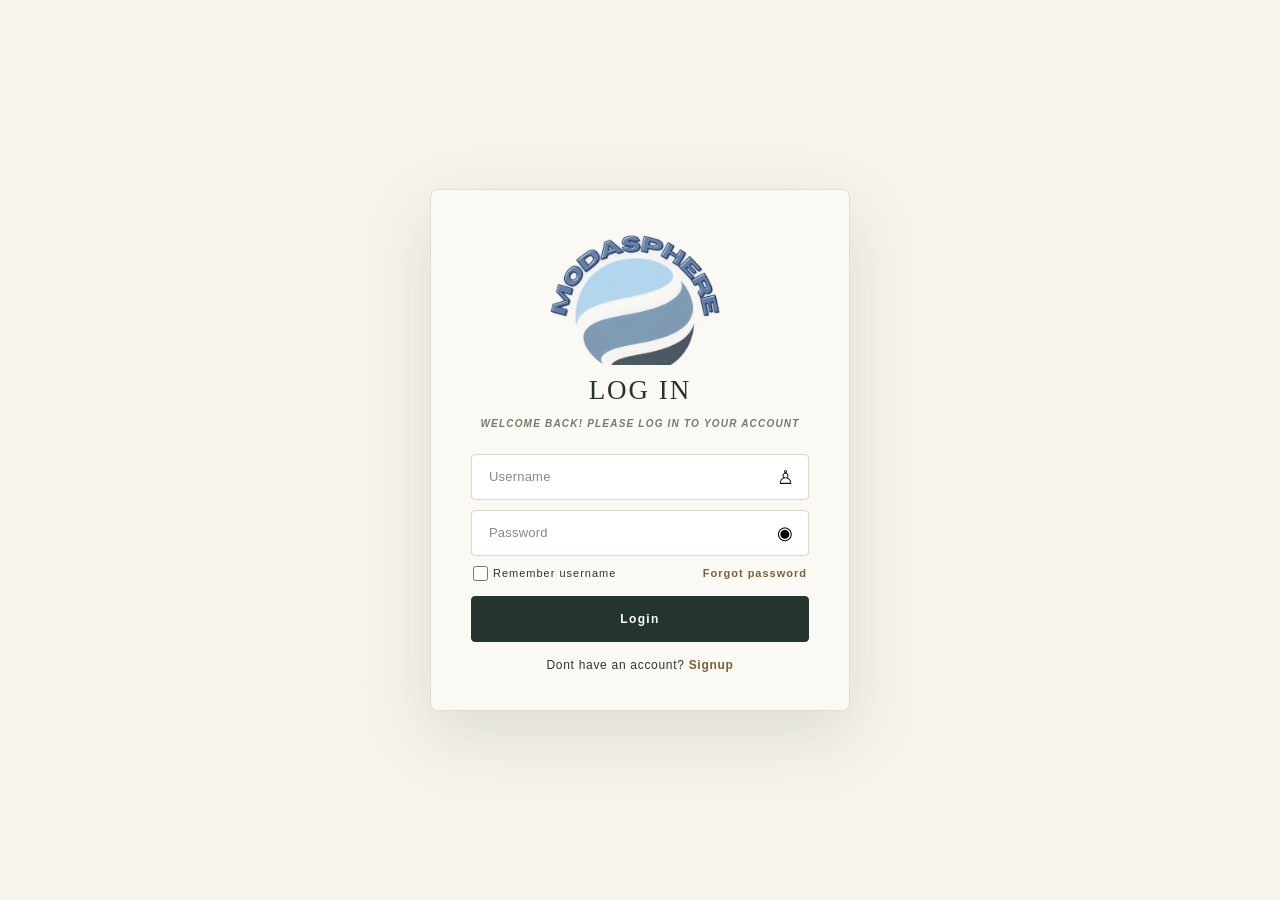
<file: index.html>
<!DOCTYPE html>
<html lang="en">
<head>
  <meta charset="UTF-8">
  <meta name="viewport" content="width=device-width, initial-scale=1.0">
  <title>ModaSphere | Login</title>

  <style>
    * {
      margin: 0;
      padding: 0;
      box-sizing: border-box;
      font-family: Arial, Helvetica, sans-serif;
    }

    body {
      min-height: 100vh;
      display: flex;
      justify-content: center;
      align-items: center;
      padding: 24px;
      background: linear-gradient(120deg, #9bb7ce, #d5f6fc);
      color: #233e66;
    }

    .login-card {
      width: 100%;
      max-width: 390px;
      padding: 28px 34px 26px;
      background: #d8e2ee;
      border: 2px solid #174b6a;
      border-radius: 28px;
      box-shadow: 8px 12px 16px #00000035;
      text-align: center;
    }

    .logo {
      display: block;
      width: 190px;
      max-width: 100%;
      height: auto;
      margin: 0 auto 10px;
    }

    h1 {
      font-family: Georgia, serif;
      font-size: 27px;
      letter-spacing: 3px;
      margin-bottom: 10px;
    }

    .subtitle {
      font-size: 9px;
      font-weight: bold;
      font-style: italic;
      letter-spacing: 1px;
      margin-bottom: 22px;
      color: #435b80;
    }

    .input-group {
      position: relative;
      margin-bottom: 10px;
    }

    .input-group input {
      width: 100%;
      height: 43px;
      border: 2px solid #111;
      border-radius: 25px;
      padding: 0 43px 0 17px;
      background: #fff;
      color: #233e66;
      font-size: 13px;
      letter-spacing: 1px;
      outline: none;
      transition: border-color .2s, box-shadow .2s;
    }

    .input-group input:focus {
      border-color: #527c96;
      box-shadow: 0 0 0 3px #779db633;
    }

    .input-group input::placeholder {
      color: #344c72;
      opacity: 1;
    }

    .field-icon {
      position: absolute;
      right: 15px;
      top: 50%;
      transform: translateY(-50%);
      font-size: 19px;
      color: #111;
    }

    .password-toggle {
      position: absolute;
      right: 11px;
      top: 50%;
      transform: translateY(-50%);
      border: none;
      background: transparent;
      padding: 5px;
      cursor: pointer;
      font-size: 18px;
    }

    .options {
      display: flex;
      justify-content: space-between;
      align-items: center;
      gap: 8px;
      margin: 4px 2px 15px;
      font-size: 11px;
      letter-spacing: 1px;
    }

    .remember {
      display: flex;
      align-items: center;
      gap: 5px;
      white-space: nowrap;
    }

    .remember input {
      width: 15px;
      height: 15px;
      accent-color: #50768e;
      cursor: pointer;
    }

    a {
      color: #304a70;
      text-decoration: none;
      font-weight: bold;
    }

    a:hover {
      text-decoration: underline;
    }

    .login-btn {
      width: 125px;
      height: 40px;
      border: 2px solid #111;
      border-radius: 24px;
      background: #6e91a5;
      color: #fff;
      font-size: 13px;
      font-weight: bold;
      letter-spacing: 1px;
      cursor: pointer;
      transition: .2s;
    }

    .login-btn:hover {
      background: #456e87;
      transform: translateY(-1px);
    }

    .login-btn:active {
      transform: scale(.97);
    }

    .signup {
      margin-top: 16px;
      font-size: 12px;
      letter-spacing: .7px;
    }

    .message {
      display: none;
      margin: 0 0 12px;
      padding: 10px;
      border-radius: 10px;
      background: #fff;
      font-size: 12px;
      line-height: 1.5;
      overflow-wrap: anywhere;
    }

    .message.show {
      display: block;
    }

    dialog {
      width: min(420px, calc(100% - 32px));
      margin: auto;
      padding: 24px;
      border: 2px solid #174b6a;
      border-radius: 20px;
      color: #233e66;
      box-shadow: 8px 12px 16px #00000035;
    }

    dialog::backdrop {
      background: #00000066;
    }

    dialog h2 {
      margin-bottom: 12px;
      font-family: Georgia, serif;
    }

    dialog p {
      margin-bottom: 12px;
      font-size: 13px;
      line-height: 1.5;
    }

    dialog label {
      display: block;
      margin: 12px 0 5px;
      font-size: 12px;
      font-weight: bold;
    }

    dialog input {
      width: 100%;
      height: 40px;
      padding: 0 12px;
      border: 1px solid #174b6a;
      border-radius: 12px;
      font-size: 14px;
    }

    .dialog-actions {
      display: flex;
      justify-content: flex-end;
      gap: 8px;
      margin-top: 16px;
    }

    .dialog-actions button {
      min-height: 38px;
      padding: 0 14px;
      border: 1px solid #174b6a;
      border-radius: 18px;
      background: #6e91a5;
      color: white;
      font-weight: bold;
      cursor: pointer;
    }

    .dialog-actions .secondary {
      background: white;
      color: #233e66;
    }

    @media (max-width: 420px) {
      body {
        padding: 14px;
      }

      .login-card {
        padding: 25px 22px;
      }

      .options {
        font-size: 10px;
        letter-spacing: .4px;
      }
    }
  </style>
  <link rel="stylesheet" href="assets/styles/premium.css">
</head>

<body>
  <main class="login-card">
    <img class="logo" src="assets/images/modasphere-logo-brand.png" alt="ModaSphere logo">

    <h1>LOG IN</h1>

    <p class="subtitle">
      WELCOME BACK! PLEASE LOG IN TO YOUR ACCOUNT
    </p>

    <form id="loginForm">
      <div class="input-group">
        <input
          type="text"
          id="username"
          placeholder="Username"
          aria-label="Username"
          autocomplete="username"
          required
        >
        <span class="field-icon" aria-hidden="true">♙</span>
      </div>

      <div class="input-group">
        <input
          type="password"
          id="password"
          placeholder="Password"
          aria-label="Password"
          autocomplete="current-password"
          required
        >
        <button
          type="button"
          class="password-toggle"
          id="togglePassword"
          aria-label="Show password"
          aria-pressed="false"
        >◉</button>
      </div>

      <div class="options">
        <label class="remember">
          <input type="checkbox" id="remember">
          <span>Remember username</span>
        </label>

        <a href="#" id="forgotLink">Forgot password</a>
      </div>

      <p class="message" id="message" role="status" aria-live="polite"></p>

      <button type="submit" class="login-btn">Login</button>
    </form>

    <p class="signup">
      Dont have an account?
      <a href="signup.html">Signup</a>
    </p>
  </main>

  <dialog id="passwordDialog" aria-labelledby="passwordDialogTitle">
    <form id="passwordChangeForm">
      <h2 id="passwordDialogTitle">Change password</h2>
      <p>Enter your current password, then choose a new password. Your current password is required to verify the account.</p>
      <label for="currentPassword">Current password</label>
      <input id="currentPassword" type="password" autocomplete="current-password" required>
      <label for="newPassword">New password</label>
      <input id="newPassword" type="password" autocomplete="new-password" minlength="8" required>
      <label for="confirmNewPassword">Confirm new password</label>
      <input id="confirmNewPassword" type="password" autocomplete="new-password" minlength="8" required>
      <p class="message" id="passwordChangeMessage" role="status" aria-live="polite"></p>
      <div class="dialog-actions">
        <button class="secondary" type="button" id="cancelPasswordChange">Cancel</button>
        <button type="submit">Update password</button>
      </div>
    </form>
  </dialog>

  <script src="assets/scripts/auth.js"></script>
  <script>
    const form = document.getElementById("loginForm");
    const username = document.getElementById("username");
    const password = document.getElementById("password");
    const remember = document.getElementById("remember");
    const togglePassword = document.getElementById("togglePassword");
    const message = document.getElementById("message");
    const passwordDialog = document.getElementById("passwordDialog");
    const passwordChangeForm = document.getElementById("passwordChangeForm");
    const passwordChangeMessage = document.getElementById("passwordChangeMessage");
    const rememberedUsernameKey = "modasphere.rememberedUsername";

    function showMessage(text) {
      message.textContent = text;
      message.classList.add("show");
    }

    function showPasswordChangeMessage(text) {
      passwordChangeMessage.textContent = text;
      passwordChangeMessage.classList.add("show");
    }

    try {
      const rememberedUsername = localStorage.getItem(rememberedUsernameKey);
      if (rememberedUsername) {
        username.value = rememberedUsername;
        remember.checked = true;
      }
    } catch (error) {
      showMessage(`Could not load your saved username: ${error.message}`);
    }

    remember.addEventListener("change", () => {
      if (!remember.checked) {
        try {
          localStorage.removeItem(rememberedUsernameKey);
        } catch (error) {
          showMessage(`Could not remove your saved username: ${error.message}`);
        }
      }
    });

    togglePassword.addEventListener("click", () => {
      const showing = password.type === "text";

      password.type = showing ? "password" : "text";
      togglePassword.textContent = showing ? "◉" : "◎";
      togglePassword.setAttribute(
        "aria-label",
        showing ? "Show password" : "Hide password"
      );
      togglePassword.setAttribute("aria-pressed", String(!showing));
    });

    const registrationComplete = new URLSearchParams(window.location.search)
      .get("registered") === "1";
    if (registrationComplete) {
      showMessage("Account created. Please log in with your new username and password.");
      window.history.replaceState({}, "", window.location.pathname);
    }

    form.addEventListener("submit", async (event) => {
      event.preventDefault();

      const user = username.value.trim();
      const pass = password.value;

      if (!user || !pass) {
        showMessage("Please enter your username and password.");
        return;
      }

      try {
        const authenticated = await window.ModaSphereAuth.authenticate(user, pass);
        if (authenticated && remember.checked) {
          localStorage.setItem(rememberedUsernameKey, user);
        } else if (!remember.checked) {
          localStorage.removeItem(rememberedUsernameKey);
        }

        if (authenticated) {
          window.location.href = "home.html";
          return;
        }

        showMessage(
          "Incorrect username or password. Please try again."
        );
      } catch (error) {
        showMessage(`Could not complete login: ${error.message}`);
      }
    });

    document.getElementById("forgotLink").addEventListener("click", (event) => {
      event.preventDefault();
      passwordChangeMessage.textContent = "";
      passwordChangeMessage.classList.remove("show");
      document.getElementById("currentPassword").value = "";
      document.getElementById("newPassword").value = "";
      document.getElementById("confirmNewPassword").value = "";
      passwordDialog.showModal();
      document.getElementById("currentPassword").focus();
    });

    document.getElementById("cancelPasswordChange").addEventListener("click", () => {
      passwordDialog.close();
    });

    passwordChangeForm.addEventListener("submit", async (event) => {
      event.preventDefault();

      const newPassword = document.getElementById("newPassword").value;
      const confirmNewPassword = document.getElementById("confirmNewPassword").value;
      if (newPassword !== confirmNewPassword) {
        showPasswordChangeMessage("The new passwords do not match.");
        document.getElementById("confirmNewPassword").focus();
        return;
      }

      try {
        const changed = await window.ModaSphereAuth.changePassword(
          username.value.trim(),
          document.getElementById("currentPassword").value,
          newPassword
        );

        if (!changed) {
          showPasswordChangeMessage("Username or current password is incorrect.");
          return;
        }

        passwordDialog.close();
        password.value = "";
        showMessage("Password updated. Log in with your new password.");
      } catch (error) {
        showPasswordChangeMessage(`Could not update your password: ${error.message}`);
      }
    });
  </script>
</body>
</html>
</file>
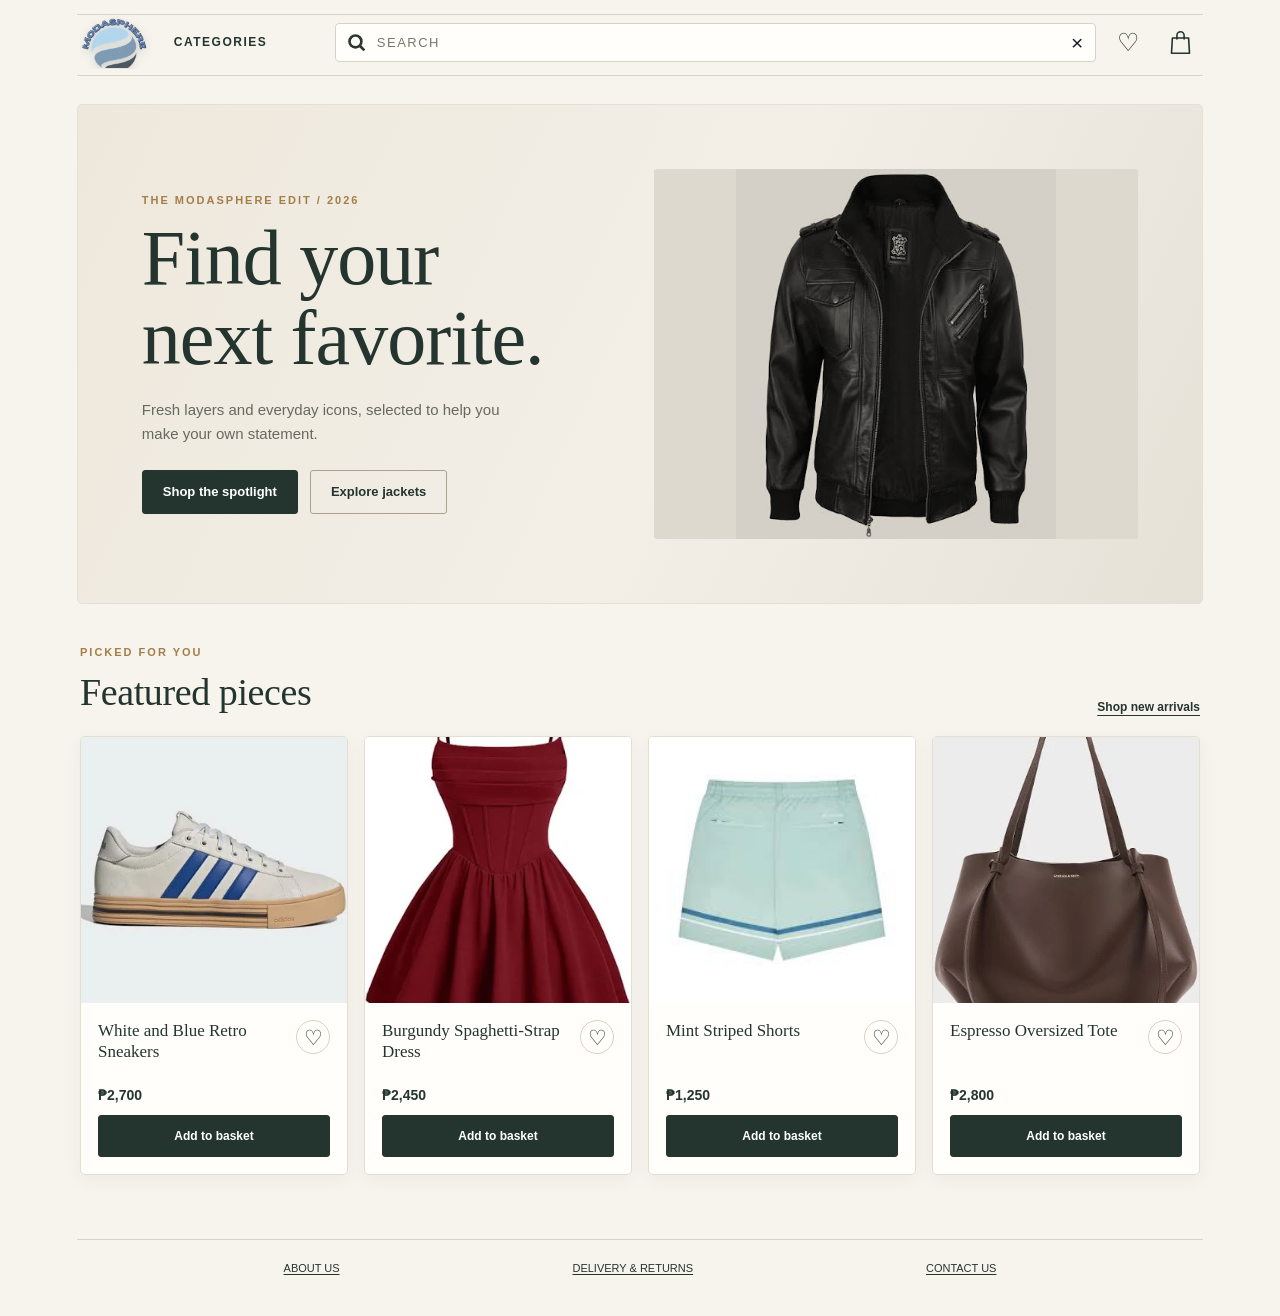
<file: category.html>
<!DOCTYPE html>
<html lang="en">
<head>
  <meta charset="UTF-8">
  <meta name="viewport" content="width=device-width, initial-scale=1.0">
  <title>ModaSphere | Category</title>
  <link rel="stylesheet" href="assets/styles/basket.css">
  <style>
    :root {
      color-scheme: light;
      --navy: #263d68;
      --teal: #064565;
      --cream: #fff8e9;
      --ink: #283f69;
      --line: #344d7d;
    }

    * {
      box-sizing: border-box;
    }

    body {
      min-height: 100vh;
      min-height: 100dvh;
      margin: 0;
      background: var(--cream);
      color: var(--ink);
      font-family: Arial, Helvetica, sans-serif;
    }

    .page {
      min-height: 100vh;
      min-height: 100dvh;
      padding: 14px clamp(18px, 6vw, 80px) 20px;
      display: flex;
      flex-direction: column;
    }

    .toolbar {
      position: relative;
      z-index: 2;
      min-height: 51px;
      padding: 0 3px 6px;
      display: grid;
      grid-template-columns: 42px 130px minmax(180px, 1fr) auto 40px;
      align-items: center;
      gap: 12px;
      border-top: 1px solid var(--line);
      border-bottom: 1px solid var(--line);
    }

    .brand {
      width: 38px;
      height: 30px;
      display: grid;
      flex: 0 0 38px;
      place-items: center;
      overflow: hidden;
    }

    .brand img {
      width: 54px;
      max-width: none;
      height: auto;
    }

    .home-link,
    .categories-button {
      color: var(--ink);
      font-size: 14px;
      font-weight: bold;
      letter-spacing: 1px;
      text-decoration: none;
    }

    .home-link:hover,
    .categories-button:hover,
    .categories-button[aria-expanded="true"] {
      text-decoration: underline;
      text-underline-offset: 4px;
    }

    .categories-button {
      min-height: 40px;
      padding: 0;
      border: 0;
      background: transparent;
      cursor: pointer;
    }

    .bag-button {
      position: relative;
      width: 40px;
      height: 40px;
      display: grid;
      place-items: center;
      border: 0;
      background: transparent;
      color: var(--ink);
      cursor: pointer;
    }

    .bag-button svg {
      width: 27px;
      height: 27px;
      fill: none;
      stroke: currentColor;
      stroke-linecap: round;
      stroke-linejoin: round;
      stroke-width: 1.8;
    }

    .search-form {
      height: 39px;
      min-width: 0;
      padding: 0 10px;
      display: flex;
      align-items: center;
      gap: 10px;
      border: 1px solid #1e2430;
      border-radius: 8px;
      background: white;
    }

    .search-form svg {
      width: 21px;
      height: 21px;
      flex: 0 0 auto;
    }

    .search-form input {
      width: 100%;
      min-width: 0;
      padding: 0;
      border: 0;
      outline: 0;
      background: transparent;
      color: var(--ink);
      font-size: 18px;
      letter-spacing: 3px;
    }

    .search-form input::placeholder {
      color: var(--ink);
      opacity: 1;
    }

    .clear-search {
      padding: 2px;
      border: 0;
      background: transparent;
      color: #141c2a;
      font-size: 21px;
      line-height: 1;
      cursor: pointer;
    }

    .categories-menu {
      position: absolute;
      top: calc(100% + 12px);
      left: 0;
      right: 0;
      max-height: calc(100vh - 150px);
      padding: 14px;
      display: grid;
      grid-template-columns: repeat(5, minmax(0, 1fr));
      align-items: stretch;
      align-content: start;
      overflow-x: hidden;
      overflow-y: auto;
      gap: 12px;
      border: 1px solid #d7e1ed;
      border-radius: 26px;
      background: #f4f7fb;
      box-shadow: 0 18px 38px #07162d38, 0 3px 8px #07162d1f;
      opacity: 0;
      transform: translateY(-10px) scale(.985);
      transform-origin: top center;
      visibility: hidden;
      pointer-events: none;
      transition:
        opacity 220ms ease,
        transform 260ms cubic-bezier(.2, .8, .2, 1),
        visibility 0s linear 260ms;
    }

    .categories-menu[data-open="true"] {
      opacity: 1;
      transform: translateY(0) scale(1);
      visibility: visible;
      pointer-events: auto;
      transition-delay: 0s;
    }

    .categories-menu[hidden] {
      display: none;
    }

    .menu-search-form {
      grid-column: 1 / -1;
      min-width: 0;
      display: flex;
      align-items: center;
      gap: 10px;
    }

    .menu-search-form input {
      width: 100%;
      min-width: 0;
      height: 38px;
      padding: 0 12px;
      border: 1px solid #d2dce7;
      border-radius: 10px;
      background: white;
      color: var(--ink);
      outline-color: var(--teal);
    }

    .menu-search-form button {
      min-height: 38px;
      padding: 0 16px;
      border: 0;
      border-radius: 10px;
      background: var(--navy);
      color: white;
      font-weight: bold;
      cursor: pointer;
    }

    .menu-search-status {
      grid-column: 1 / -1;
      margin: -5px 2px 0;
      color: #526581;
      font-size: 12px;
    }

    .menu-search-status:empty {
      display: none;
    }

    .category-card[hidden],
    .category-options button[hidden] {
      display: none;
    }

    .category-card {
      min-width: 0;
      width: 100%;
      min-height: 190px;
      padding: 17px 13px;
      border: 1px solid #e1e7ef;
      border-radius: 19px;
      background: white;
      box-shadow: 0 3px 10px #19395c0d;
      overflow-wrap: anywhere;
    }

    .category-card h2 {
      min-height: 30px;
      margin: 0 0 12px;
      padding-bottom: 9px;
      border-bottom: 1px solid #e8edf3;
      color: var(--teal);
      font-size: 12px;
      font-weight: bold;
      letter-spacing: .7px;
      text-align: center;
      text-transform: uppercase;
    }

    .category-options {
      display: grid;
      gap: 5px;
    }

    .category-options button {
      width: 100%;
      min-width: 0;
      padding: 6px 7px;
      border: 0;
      border-radius: 8px;
      background: transparent;
      color: #36445b;
      font-size: 14px;
      line-height: 1.3;
      text-align: left;
      cursor: pointer;
      overflow-wrap: anywhere;
      transition: color 160ms ease, background-color 160ms ease, padding-left 160ms ease;
    }

    .category-options button:hover,
    .category-options button:focus-visible {
      padding-left: 11px;
      outline: none;
      background: #e8f1f5;
      color: var(--teal);
    }

    @media (prefers-reduced-motion: reduce) {
      *,
      *::before,
      *::after {
        transition-duration: .01ms !important;
        animation-duration: .01ms !important;
        animation-iteration-count: 1 !important;
      }
    }

    .category-content {
      width: min(100%, 900px);
      margin: auto;
      padding: 50px 20px;
      text-align: center;
    }

    .breadcrumb {
      margin: 0 0 18px;
      color: #526581;
      font-size: 12px;
      letter-spacing: 2px;
      text-transform: uppercase;
    }

    h1 {
      margin: 0;
      font-family: Georgia, "Times New Roman", serif;
      font-size: clamp(42px, 8vw, 76px);
      font-weight: normal;
    }

    .collection-message {
      margin: 18px 0 0;
      color: #526581;
      font-size: 14px;
      letter-spacing: .5px;
      line-height: 1.6;
    }

    .return-link {
      display: inline-block;
      margin-top: 30px;
      padding: 12px 20px;
      border: 1px solid var(--line);
      border-radius: 24px;
      background: var(--navy);
      color: white;
      font-size: 12px;
      font-weight: bold;
      letter-spacing: 1px;
      text-decoration: none;
      transition: background-color 180ms ease, transform 180ms ease;
    }

    .return-link:hover {
      transform: translateY(-2px);
      background: #354f7e;
    }

    .catalog-grid {
      width: min(100%, 1120px);
      margin: 34px auto;
      display: grid;
      grid-template-columns: repeat(3, minmax(0, 1fr));
      align-items: stretch;
      gap: 22px;
      text-align: left;
    }

    .catalog-product {
      height: 100%;
      display: flex;
      flex-direction: column;
      min-width: 0;
      overflow: hidden;
      border: 1px solid #e5e3db;
      border-radius: 18px;
      background: #fffdf8;
      box-shadow: 0 6px 18px #263d6812;
      transition: transform 180ms ease, box-shadow 180ms ease;
    }

    .catalog-product:hover {
      transform: translateY(-3px);
      box-shadow: 0 12px 24px #263d681f;
    }

    .catalog-product-image {
      position: relative;
      aspect-ratio: 1.2;
      overflow: hidden;
      background: #f0f1ef;
    }

    .catalog-product-image img {
      width: 100%;
      height: 100%;
      display: block;
      object-fit: contain;
    }

    .sale-badge {
      position: absolute;
      z-index: 1;
      top: 12px;
      left: 12px;
      padding: 7px 10px;
      border-radius: 20px;
      background: #a9413b;
      color: white;
      font-size: 10px;
      font-weight: bold;
      letter-spacing: .5px;
    }

    .catalog-product-info {
      flex: 1;
      padding: 16px;
      display: flex;
      flex-direction: column;
    }

    .catalog-product-info h2 {
      min-height: 42px;
      margin: 0 0 8px;
      color: var(--ink);
      font-family: Georgia, "Times New Roman", serif;
      font-size: 18px;
      font-weight: normal;
      line-height: 1.25;
    }

    .catalog-product-price {
      min-height: 25px;
      margin: auto 0 14px;
      color: #36445b;
      font-size: 15px;
      font-weight: bold;
    }

    .catalog-product-price del {
      margin-left: 5px;
      color: #8993a1;
      font-size: 12px;
      font-weight: normal;
    }

    .catalog-product .add-to-basket {
      width: 100%;
      min-height: 42px;
      padding: 0 12px;
      font-size: 12px;
    }

    .product-status {
      min-height: 20px;
      margin: 0;
      color: #36445b;
      font-size: 13px;
    }

    @media (max-width: 700px) {
      .page {
        padding: 12px 16px 20px;
      }

      .toolbar {
        grid-template-columns: 36px 100px minmax(60px, 1fr) 32px 32px;
        gap: 7px;
      }

      .home-link {
        display: none;
      }

      .categories-button {
        font-size: 13px;
        letter-spacing: 1px;
      }

      .search-form {
        gap: 5px;
        padding: 0 6px;
      }

      .search-form input {
        font-size: 15px;
        letter-spacing: 1px;
      }

      .categories-menu {
        grid-template-columns: repeat(2, minmax(0, 1fr));
        max-height: min(65vh, 430px);
        gap: 9px;
        padding: 10px;
      }

      .category-card {
        min-height: auto;
        padding: 15px 12px;
      }

      .category-card:last-child {
        grid-column: 1 / -1;
      }

      .catalog-grid {
        grid-template-columns: repeat(2, minmax(0, 1fr));
        gap: 13px;
      }

      .catalog-product-info {
        padding: 12px;
      }

      .catalog-product-info h2 {
        font-size: 16px;
      }
    }

    @media (max-width: 430px) {
      .catalog-grid {
        grid-template-columns: 1fr;
        max-width: 340px;
      }
    }

    @media (max-width: 390px) {
      .toolbar {
        grid-template-columns: 30px 88px minmax(48px, 1fr) 28px 28px;
        gap: 4px;
      }

      .brand img {
        width: 46px;
      }
    }

  </style>
  <link rel="stylesheet" href="assets/styles/premium.css">
</head>
<body>
  <main class="page">
    <header class="toolbar">
      <a class="brand" href="home.html" aria-label="ModaSphere home">
        <img src="assets/images/modasphere-logo-brand.png" alt="">
      </a>
      <button
        class="categories-button"
        id="categoriesButton"
        type="button"
        aria-expanded="false"
        aria-controls="categoriesMenu"
      >CATEGORIES</button>
      <form class="search-form" id="searchForm" role="search">
        <svg viewBox="0 0 24 24" aria-hidden="true">
          <circle cx="10.8" cy="10.8" r="6.8" fill="none" stroke="currentColor" stroke-width="3"></circle>
          <path d="m16 16 5 5" fill="none" stroke="currentColor" stroke-width="3"></path>
        </svg>
        <input id="searchInput" type="search" placeholder="SEARCH" aria-label="Search categories">
        <button class="clear-search" id="clearSearch" type="button" aria-label="Clear search">×</button>
      </form>
      <a class="home-link" href="home.html">HOME</a>
      <button class="bag-button" data-bag-button type="button" aria-label="Shopping bag">
        <svg viewBox="0 0 28 30" aria-hidden="true">
          <path d="M5 10h18l1 17H4l1-17Z"></path>
          <path d="M10 11V7a4 4 0 0 1 8 0v4"></path>
        </svg>
        <span class="basket-count" hidden>0</span>
      </button>

      <nav class="categories-menu" id="categoriesMenu" aria-label="Product categories" hidden inert>
        <form class="menu-search-form" id="menuSearchForm" role="search">
          <input id="menuSearchInput" type="search" placeholder="Search all categories" aria-label="Search all categories">
          <button type="submit">Search</button>
        </form>
        <p class="menu-search-status" id="menuSearchStatus" aria-live="polite"></p>
        <section class="category-card">
          <h2>New &amp; Trending</h2>
          <div class="category-options">
            <button type="button">New Arrivals</button>
            <button type="button">VIP</button>
          </div>
        </section>
        <section class="category-card">
          <h2>Shoes</h2>
          <div class="category-options">
            <button type="button">Running</button>
            <button type="button">Originals</button>
            <button type="button">Formal</button>
          </div>
        </section>
        <section class="category-card">
          <h2>Clothing</h2>
          <div class="category-options">
            <button type="button">T-Shirts &amp; Tank Tops</button>
            <button type="button">Dress</button>
            <button type="button">Shorts</button>
            <button type="button">Pants</button>
            <button type="button">Jackets</button>
          </div>
        </section>
        <section class="category-card">
          <h2>Accessories</h2>
          <div class="category-options">
            <button type="button">Bags</button>
            <button type="button">Hats</button>
            <button type="button">Socks</button>
          </div>
        </section>
        <section class="category-card">
          <h2>Sale</h2>
          <div class="category-options">
            <button type="button">Shoes</button>
            <button type="button">Clothing</button>
            <button type="button">Accessories</button>
          </div>
        </section>
      </nav>
    </header>

    <section class="category-content" aria-labelledby="categoryTitle">
      <p class="breadcrumb" id="categoryGroup"></p>
      <h1 id="categoryTitle"></h1>
      <div id="collectionPlaceholder">
        <p class="collection-message">Explore the latest ModaSphere collection.</p>
        <a class="return-link" href="home.html">BACK TO HOME</a>
      </div>
      <section class="catalog-controls" id="catalogControls" aria-label="Filter and sort products" hidden>
        <label>
          <span>Search</span>
          <input id="catalogSearch" type="search" placeholder="Find a piece">
        </label>
        <label>
          <span>Type</span>
          <select id="typeFilter"><option value="">All types</option></select>
        </label>
        <label>
          <span>Color</span>
          <select id="colorFilter"><option value="">All colors</option></select>
        </label>
        <label>
          <span>Max price</span>
          <input id="priceFilter" type="number" min="0" step="100" inputmode="numeric" placeholder="No limit">
        </label>
        <label>
          <span>Sort by</span>
          <select id="sortOrder">
            <option value="">Featured</option>
            <option value="price-ascending">Price: low to high</option>
            <option value="price-descending">Price: high to low</option>
            <option value="name">Name: A to Z</option>
          </select>
        </label>
        <button class="clear-catalog-filters" id="clearCatalogFilters" type="button">Clear filters</button>
        <p id="catalogResultCount" class="catalog-result-count" aria-live="polite"></p>
      </section>
      <p class="product-status" id="productStatus" role="status" aria-live="polite"></p>
      <div class="catalog-empty" id="catalogEmpty" hidden>
        <h2>No pieces match those filters.</h2>
        <p>Try adjusting your search or clearing the filters.</p>
        <button class="return-link" id="clearCatalogFiltersEmpty" type="button">Clear filters</button>
      </div>
      <section class="catalog-grid" id="productGrid" aria-label="Category collection" hidden></section>
    </section>
  </main>

  <dialog class="basket-dialog" id="basketDialog" aria-labelledby="basketTitle">
    <header class="basket-header">
      <h2 id="basketTitle">Your basket</h2>
      <button type="button" data-close-basket aria-label="Close basket">×</button>
    </header>
    <p class="basket-empty" id="basketEmpty">Your basket is empty. Choose a category to explore the collection.</p>
    <div class="basket-items" id="basketItems" hidden></div>
    <p class="basket-status" id="basketStatus" role="status" aria-live="polite"></p>
    <footer class="basket-footer">
      <button class="basket-clear" type="button" data-clear-basket>Clear basket</button>
      <strong class="basket-total" id="basketTotal">₱0</strong>
    </footer>
    <a class="basket-checkout" data-go-checkout href="checkout.html">Continue to checkout</a>
    <div class="dialog-actions">
      <button class="dialog-close" type="button" data-close-basket>Close</button>
    </div>
  </dialog>

  <script src="assets/scripts/categories.js"></script>
  <script src="assets/scripts/product-catalog.js"></script>
  <script src="assets/scripts/basket.js"></script>
  <script src="assets/scripts/wishlist.js"></script>
  <script>
    document.getElementById("clearCatalogFiltersEmpty").addEventListener("click", () => {
      document.getElementById("clearCatalogFilters").click();
    });
  </script>
</body>
</html>
</file>
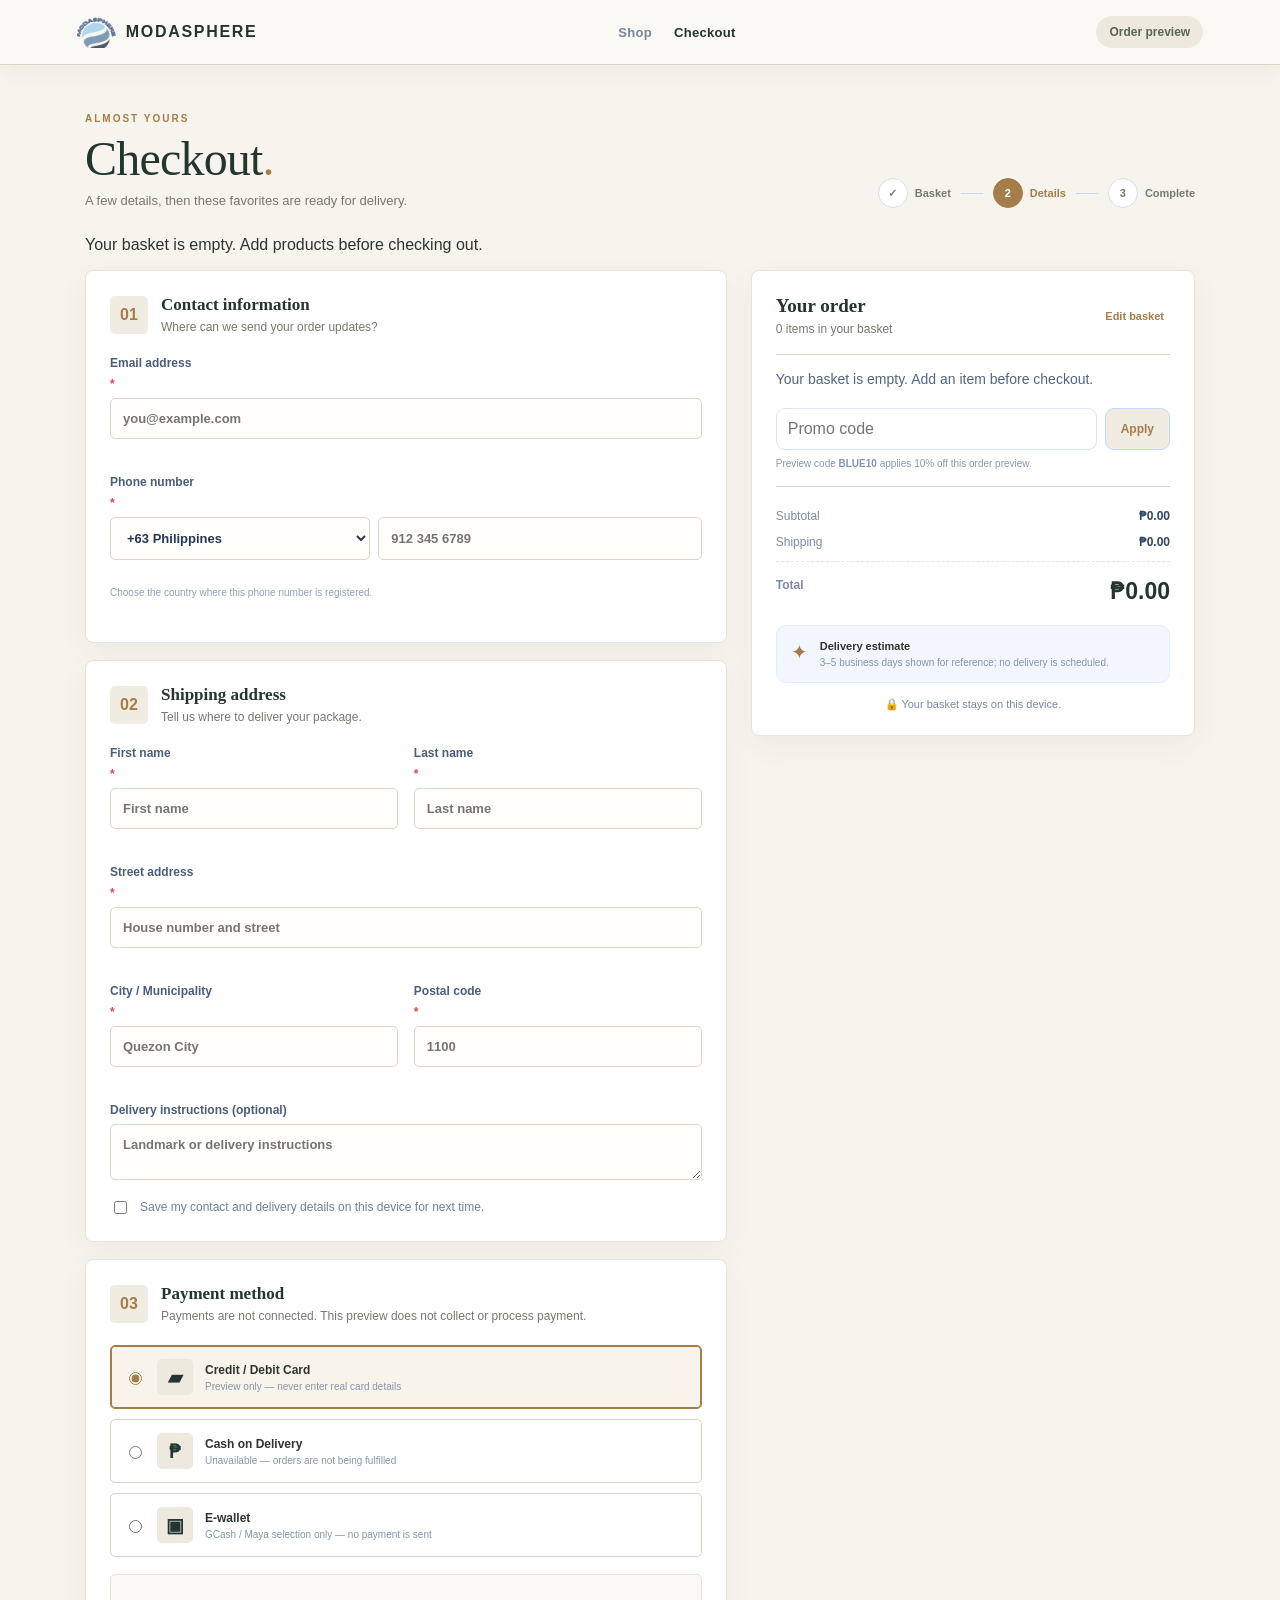
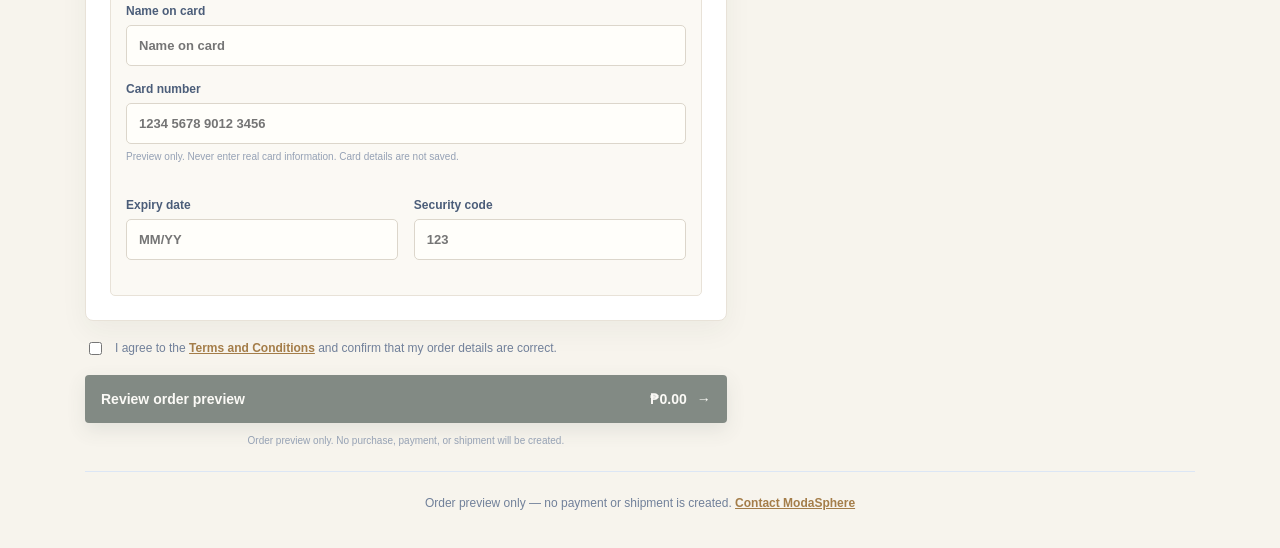
<file: checkout.html>
<!DOCTYPE html>
<html lang="en">
<head>
  <meta charset="UTF-8">
  <meta name="viewport" content="width=device-width, initial-scale=1.0">
  <title>ModaSphere | Checkout</title>
  <link rel="stylesheet" href="assets/styles/basket.css">
  <style>
    :root {
      color-scheme: light;
      --blue: #246bfe;
      --dark-blue: #1249c7;
      --navy: #10244a;
      --text: #263858;
      --muted: #8290a7;
      --line: #e4eaf4;
      --green: #16865a;
      --background: #edf4ff;
    }

    * {
      box-sizing: border-box;
    }

    body {
      min-height: 100vh;
      margin: 0;
      background: linear-gradient(135deg, #dceaff, #f5f8ff, #dceaff);
      color: var(--text);
      font-family: Arial, Helvetica, sans-serif;
    }

    button,
    input,
    textarea {
      font: inherit;
    }

    button {
      cursor: pointer;
    }

    .checkout-header {
      padding: 16px 6%;
      display: flex;
      justify-content: space-between;
      align-items: center;
      gap: 20px;
      background: #fff;
      box-shadow: 0 3px 15px #173b7310;
    }

    .checkout-logo {
      display: flex;
      align-items: center;
      gap: 9px;
      color: var(--navy);
      font-size: 16px;
      font-weight: 800;
      letter-spacing: 1px;
      text-decoration: none;
    }

    .checkout-logo img {
      width: 40px;
      height: 32px;
      object-fit: cover;
      object-position: center;
    }

    .checkout-nav {
      display: flex;
      gap: 22px;
    }

    .checkout-nav a {
      color: #77869f;
      font-size: 13px;
      font-weight: 700;
      text-decoration: none;
    }

    .checkout-nav a:hover,
    .checkout-nav a.active {
      color: var(--blue);
    }

    .secure {
      padding: 9px 13px;
      border-radius: 30px;
      background: var(--background);
      color: #47648e;
      font-size: 12px;
      font-weight: 700;
    }

    .checkout-container {
      width: min(1150px, 100%);
      margin: auto;
      padding: 38px 20px;
    }

    .intro {
      margin-bottom: 28px;
      display: flex;
      justify-content: space-between;
      align-items: end;
      gap: 20px;
    }

    .eyebrow {
      color: var(--blue);
      font-size: 10px;
      font-weight: 800;
      letter-spacing: 2px;
    }

    .intro h1 {
      margin: 7px 0;
      color: var(--navy);
      font-size: 40px;
      letter-spacing: -1.5px;
    }

    .intro h1 span {
      color: var(--blue);
    }

    .subtitle {
      color: var(--muted);
      font-size: 13px;
    }

    .steps {
      display: flex;
      align-items: center;
      gap: 10px;
    }

    .step {
      display: flex;
      align-items: center;
      gap: 7px;
      color: var(--muted);
      font-size: 11px;
      font-weight: 700;
    }

    .step b {
      width: 30px;
      height: 30px;
      display: grid;
      place-items: center;
      border: 1px solid #d5deed;
      border-radius: 50%;
      background: white;
    }

    .step.active {
      color: var(--blue);
    }

    .step.active b {
      border-color: var(--blue);
      background: var(--blue);
      color: white;
    }

    .step-line {
      width: 22px;
      height: 1px;
      background: #cbd8ec;
    }

    .checkout-layout {
      display: grid;
      grid-template-columns: minmax(0, 1.3fr) minmax(330px, .9fr);
      align-items: start;
      gap: 24px;
    }

    .panel,
    .summary {
      margin-bottom: 17px;
      padding: 24px;
      border: 1px solid #e7edf7;
      border-radius: 17px;
      background: white;
      box-shadow: 0 12px 35px #173b730b;
    }

    .panel-heading {
      margin-bottom: 22px;
      display: flex;
      align-items: center;
      gap: 13px;
    }

    .panel-number {
      width: 38px;
      height: 38px;
      display: grid;
      place-items: center;
      border-radius: 11px;
      background: var(--background);
      color: var(--blue);
      font-weight: 800;
    }

    .panel-heading h2,
    .summary-title h2 {
      margin: 0 0 5px;
      color: var(--navy);
      font-size: 17px;
    }

    .panel-heading p,
    .summary-title p {
      margin: 0;
      color: var(--muted);
      font-size: 12px;
    }

    .field-grid {
      display: grid;
      grid-template-columns: 1fr 1fr;
      gap: 16px;
    }

    .field {
      min-width: 0;
      display: flex;
      flex-direction: column;
      gap: 7px;
      color: #4b5d79;
      font-size: 12px;
      font-weight: 700;
    }

    .field.full {
      grid-column: 1 / -1;
    }

    .field input,
    .field select,
    .field textarea {
      width: 100%;
      border: 1px solid #dce4f0;
      border-radius: 9px;
      outline: none;
      padding: 12px;
      background: #fbfcff;
      color: var(--text);
      font-size: 13px;
      transition: border-color .2s, box-shadow .2s;
    }

    .field input:focus,
    .field select:focus,
    .field textarea:focus {
      border-color: var(--blue);
      box-shadow: 0 0 0 3px #246bfe17;
    }

    .field input.invalid,
    .field select.invalid,
    .field textarea.invalid {
      border-color: #df5264;
    }

    .phone-input-group {
      display: flex;
      gap: 8px;
    }

    .phone-input-group select {
      flex: 0 0 44%;
      min-width: 0;
    }

    .phone-input-group input {
      flex: 1;
      min-width: 0;
    }

    .field textarea {
      resize: vertical;
    }

    .required,
    .error {
      color: #d74759;
    }

    .error {
      min-height: 13px;
      font-size: 11px;
      font-weight: 500;
    }

    .hint {
      color: #95a1b5;
      font-size: 10px;
      font-weight: 400;
    }

    .check-row {
      margin-top: 18px;
      display: flex;
      align-items: flex-start;
      gap: 10px;
      color: #71809a;
      font-size: 12px;
      line-height: 1.6;
    }

    .check-row input,
    .payment-option input {
      margin-top: 3px;
      accent-color: var(--blue);
    }

    .check-row a {
      color: var(--blue);
      font-weight: 700;
    }

    .payment-options {
      display: grid;
      gap: 10px;
    }

    .payment-option {
      padding: 13px;
      display: flex;
      align-items: center;
      gap: 12px;
      border: 1px solid var(--line);
      border-radius: 11px;
      cursor: pointer;
      transition: border-color .2s, background-color .2s;
    }

    .payment-option:hover {
      border-color: #a4c1ff;
    }

    .payment-option.selected {
      border-color: var(--blue);
      background: #f4f8ff;
      box-shadow: inset 0 0 0 1px var(--blue);
    }

    .payment-icon {
      width: 36px;
      height: 36px;
      display: grid;
      place-items: center;
      border-radius: 9px;
      background: #e9f1ff;
      color: var(--blue);
      font-size: 19px;
      font-weight: 800;
    }

    .payment-option b,
    .payment-option small {
      display: block;
    }

    .payment-option b {
      font-size: 12px;
    }

    .payment-option small {
      margin-top: 4px;
      color: #8795aa;
      font-size: 10px;
    }

    .card-fields {
      margin-top: 17px;
      padding: 15px;
      border: 1px solid var(--line);
      border-radius: 11px;
      background: #f8faff;
    }

    .card-fields .field-grid,
    .ewallet-fields .field-grid {
      margin-top: 14px;
    }

    .ewallet-fields {
      margin-top: 17px;
      padding: 15px;
      border: 1px solid var(--line);
      border-radius: 11px;
      background: #f8faff;
    }

    .place-order {
      width: 100%;
      margin-top: 17px;
      padding: 16px;
      display: flex;
      align-items: center;
      gap: 10px;
      border: 0;
      border-radius: 10px;
      background: linear-gradient(110deg, var(--blue), #1554e2);
      box-shadow: 0 8px 18px #246bfe30;
      color: white;
      font-size: 14px;
      font-weight: 700;
      transition: transform .2s, box-shadow .2s;
    }

    .place-order:hover:not(:disabled) {
      transform: translateY(-2px);
      box-shadow: 0 12px 24px #246bfe40;
    }

    .place-order:disabled {
      cursor: not-allowed;
      opacity: .55;
    }

    #buttonTotal {
      margin-left: auto;
    }

    .disclaimer {
      margin-top: 12px;
      color: #98a4b7;
      font-size: 10px;
      text-align: center;
    }

    .summary-column {
      position: sticky;
      top: 15px;
    }

    .summary-title {
      padding-bottom: 18px;
      display: flex;
      align-items: center;
      justify-content: space-between;
      border-bottom: 1px solid var(--line);
    }

    .summary-title h2 {
      font-size: 19px;
    }

    .text-button {
      border: 0;
      background: none;
      color: var(--blue);
      font-size: 11px;
      font-weight: 700;
    }

    .checkout-items {
      display: grid;
      gap: 0;
    }

    .checkout-item {
      padding: 15px 0;
      display: grid;
      grid-template-columns: 65px minmax(0, 1fr) auto;
      align-items: start;
      gap: 11px;
      border-bottom: 1px solid #edf1f7;
    }

    .checkout-item img {
      width: 65px;
      height: 72px;
      border-radius: 10px;
      background: white;
      object-fit: contain;
    }

    .checkout-item-info {
      min-width: 0;
    }

    .checkout-item-info b {
      display: block;
      font-size: 11px;
      line-height: 1.5;
    }

    .checkout-item-info small {
      display: block;
      margin-top: 4px;
      color: #8997ac;
      font-size: 10px;
    }

    .checkout-item-price {
      padding-top: 4px;
      font-size: 11px;
      white-space: nowrap;
    }

    .quantity-controls {
      margin-top: 8px;
      display: flex;
      align-items: center;
      gap: 10px;
    }

    .quantity-controls button {
      width: 25px;
      height: 25px;
      border: 1px solid #dce4f0;
      border-radius: 6px;
      background: white;
      color: var(--blue);
    }

    .quantity-controls button:hover {
      background: var(--background);
    }

    .quantity-value {
      font-size: 11px;
      font-weight: 700;
    }

    .promo-row {
      margin-top: 18px;
      display: flex;
      gap: 8px;
    }

    .promo-row input {
      width: 100%;
      min-width: 0;
      padding: 11px;
      border: 1px solid #dce4f0;
      border-radius: 9px;
      outline-color: var(--blue);
    }

    .promo-row button {
      padding: 0 15px;
      border: 1px solid #c5d8ff;
      border-radius: 9px;
      background: var(--background);
      color: var(--blue);
      font-size: 12px;
      font-weight: 700;
    }

    .promo-message {
      margin: 8px 0 17px;
      color: #8997ac;
      font-size: 10px;
    }

    .success-text {
      color: var(--green);
    }

    .error-text {
      color: #d74759;
    }

    .totals {
      padding-top: 10px;
      border-top: 1px solid var(--line);
    }

    .totals > div {
      margin: 12px 0;
      display: flex;
      justify-content: space-between;
      color: #7d8aa1;
      font-size: 12px;
    }

    .totals strong {
      color: #344563;
    }

    .discount-row,
    .discount-row strong {
      color: var(--green) !important;
    }

    .grand-total {
      padding-top: 16px;
      border-top: 1px dashed #dce4f0;
      font-weight: 700;
    }

    .grand-total strong {
      color: var(--navy);
      font-size: 23px;
    }

    .delivery {
      margin-top: 20px;
      padding: 14px;
      display: flex;
      gap: 12px;
      border: 1px solid #e3edff;
      border-radius: 10px;
      background: #f2f7ff;
    }

    .delivery-icon {
      color: var(--blue);
      font-size: 20px;
    }

    .delivery b,
    .delivery small {
      display: block;
    }

    .delivery b {
      font-size: 11px;
    }

    .delivery small {
      margin-top: 5px;
      color: #8795aa;
      font-size: 10px;
    }

    .trust {
      padding-top: 15px;
      color: #7d8aa1;
      font-size: 11px;
      text-align: center;
    }

    .checkout-footer {
      margin-top: 25px;
      padding: 24px 10px 0;
      border-top: 1px solid #dce6f5;
      color: #71809a;
      font-size: 12px;
      text-align: center;
    }

    .checkout-footer a {
      color: var(--blue);
      font-weight: 700;
    }

    .hidden {
      display: none !important;
    }

    .toast {
      position: fixed;
      z-index: 10;
      bottom: 25px;
      left: 50%;
      width: max-content;
      max-width: 90%;
      padding: 13px 20px;
      transform: translate(-50%, 20px);
      border-radius: 10px;
      background: var(--navy);
      box-shadow: 0 8px 25px #10244a35;
      color: white;
      font-size: 12px;
      opacity: 0;
      pointer-events: none;
      transition: .25s;
    }

    .toast.show {
      transform: translate(-50%, 0);
      opacity: 1;
    }

    .success-modal {
      position: fixed;
      z-index: 20;
      inset: 0;
      padding: 20px;
      display: grid;
      place-items: center;
      background: #0c1d3cb3;
      backdrop-filter: blur(5px);
    }

    .success-box {
      width: 100%;
      max-width: 420px;
      padding: 32px;
      border-radius: 20px;
      background: white;
      box-shadow: 0 30px 100px #07163245;
      text-align: center;
    }

    .success-check {
      width: 60px;
      height: 60px;
      margin: 0 auto 20px;
      display: grid;
      place-items: center;
      border-radius: 50%;
      background: #e6f8ef;
      color: #15945e;
      font-size: 30px;
      font-weight: 800;
    }

    .success-box h2 {
      margin: 8px 0;
      color: var(--navy);
      font-size: 25px;
    }

    .success-box p {
      color: #77869e;
      font-size: 13px;
      line-height: 1.6;
    }

    .order-id {
      margin: 20px 0;
      padding: 14px;
      border: 1px dashed #cbd9f1;
      border-radius: 9px;
      background: #f3f7ff;
      color: var(--blue);
      font-weight: 800;
    }

    .success-box > small {
      display: block;
      margin-top: 14px;
      color: #94a0b3;
      font-size: 10px;
    }

    [hidden] {
      display: none !important;
    }

    @media (max-width: 850px) {
      .checkout-layout {
        grid-template-columns: 1fr;
      }

      .summary-column {
        position: static;
        grid-row: 1;
      }
    }

    @media (max-width: 560px) {
      .checkout-header {
        padding: 14px 16px;
      }

      .checkout-logo {
        font-size: 13px;
      }

      .checkout-logo img {
        width: 34px;
      }

      .checkout-nav {
        gap: 11px;
      }

      .checkout-nav a {
        font-size: 11px;
      }

      .secure {
        display: none;
      }

      .checkout-container {
        padding: 25px 13px;
      }

      .intro {
        display: block;
      }

      .intro h1 {
        font-size: 34px;
      }

      .steps {
        margin-top: 20px;
      }

      .panel,
      .summary {
        padding: 18px;
      }

      .field-grid {
        grid-template-columns: 1fr;
      }

      .field.full {
        grid-column: auto;
      }

      .checkout-item {
        grid-template-columns: 55px minmax(0, 1fr) auto;
        gap: 8px;
      }

      .checkout-item img {
        width: 55px;
        height: 65px;
      }
    }
  </style>
  <link rel="stylesheet" href="assets/styles/premium.css">
</head>
<body>
  <header class="checkout-header">
    <a class="checkout-logo" href="home.html">
      <img src="assets/images/modasphere-logo-brand.png" alt="">
      <span>MODASPHERE</span>
    </a>
    <nav class="checkout-nav" aria-label="Checkout navigation">
      <a href="home.html">Shop</a>
      <a href="#checkout" class="active">Checkout</a>
    </nav>
    <div class="secure">Order preview</div>
  </header>

  <main class="checkout-container" id="checkout">
    <section class="intro">
      <div>
        <div class="eyebrow">ALMOST YOURS</div>
        <h1>Checkout<span>.</span></h1>
        <div class="subtitle">A few details, then these favorites are ready for delivery.</div>
      </div>
      <div class="steps" aria-label="Checkout progress">
        <div class="step"><b>✓</b> Basket</div>
        <div class="step-line"></div>
        <div class="step active"><b>2</b> Details</div>
        <div class="step-line"></div>
        <div class="step"><b>3</b> Complete</div>
      </div>
    </section>

    <p class="checkout-alert" id="checkoutAlert" role="status" aria-live="polite"></p>

    <div class="checkout-layout">
      <section>
        <form id="checkoutForm" novalidate>
          <section class="panel">
            <div class="panel-heading">
              <span class="panel-number">01</span>
              <div>
                <h2>Contact information</h2>
                <p>Where can we send your order updates?</p>
              </div>
            </div>
            <div class="field-grid">
              <label class="field full">
                Email address <span class="required">*</span>
                <input id="email" type="email" autocomplete="email" placeholder="you@example.com" required>
                <small class="error" id="emailError"></small>
              </label>
              <label class="field full">
                Phone number <span class="required">*</span>
                <div class="phone-input-group">
                  <select id="phoneCountry" aria-label="Country for phone number" required>
                    <option value="AE">+971 United Arab Emirates</option>
                    <option value="AR">+54 Argentina</option>
                    <option value="AU">+61 Australia</option>
                    <option value="AT">+43 Austria</option>
                    <option value="BD">+880 Bangladesh</option>
                    <option value="BE">+32 Belgium</option>
                    <option value="BR">+55 Brazil</option>
                    <option value="KH">+855 Cambodia</option>
                    <option value="CA">+1 Canada</option>
                    <option value="CL">+56 Chile</option>
                    <option value="CN">+86 China</option>
                    <option value="CO">+57 Colombia</option>
                    <option value="CZ">+420 Czechia</option>
                    <option value="DK">+45 Denmark</option>
                    <option value="EG">+20 Egypt</option>
                    <option value="FI">+358 Finland</option>
                    <option value="FR">+33 France</option>
                    <option value="DE">+49 Germany</option>
                    <option value="GH">+233 Ghana</option>
                    <option value="GR">+30 Greece</option>
                    <option value="HK">+852 Hong Kong</option>
                    <option value="IN">+91 India</option>
                    <option value="ID">+62 Indonesia</option>
                    <option value="IE">+353 Ireland</option>
                    <option value="IL">+972 Israel</option>
                    <option value="IT">+39 Italy</option>
                    <option value="JP">+81 Japan</option>
                    <option value="KE">+254 Kenya</option>
                    <option value="KR">+82 South Korea</option>
                    <option value="KW">+965 Kuwait</option>
                    <option value="MY">+60 Malaysia</option>
                    <option value="MX">+52 Mexico</option>
                    <option value="NL">+31 Netherlands</option>
                    <option value="NP">+977 Nepal</option>
                    <option value="NZ">+64 New Zealand</option>
                    <option value="NG">+234 Nigeria</option>
                    <option value="NO">+47 Norway</option>
                    <option value="PK">+92 Pakistan</option>
                    <option value="PH" selected>+63 Philippines</option>
                    <option value="PL">+48 Poland</option>
                    <option value="PT">+351 Portugal</option>
                    <option value="QA">+974 Qatar</option>
                    <option value="SA">+966 Saudi Arabia</option>
                    <option value="SG">+65 Singapore</option>
                    <option value="ZA">+27 South Africa</option>
                    <option value="ES">+34 Spain</option>
                    <option value="LK">+94 Sri Lanka</option>
                    <option value="SE">+46 Sweden</option>
                    <option value="CH">+41 Switzerland</option>
                    <option value="TW">+886 Taiwan</option>
                    <option value="TH">+66 Thailand</option>
                    <option value="TR">+90 Türkiye</option>
                    <option value="UA">+380 Ukraine</option>
                    <option value="GB">+44 United Kingdom</option>
                    <option value="US">+1 United States</option>
                    <option value="VN">+84 Vietnam</option>
                  </select>
                  <input id="phone" type="tel" inputmode="tel" autocomplete="tel-national" maxlength="20" placeholder="912 345 6789" required>
                </div>
                <small class="error" id="phoneCountryError"></small>
                <small class="hint">Choose the country where this phone number is registered.</small>
                <small class="error" id="phoneError"></small>
              </label>
            </div>
          </section>

          <section class="panel">
            <div class="panel-heading">
              <span class="panel-number">02</span>
              <div>
                <h2>Shipping address</h2>
                <p>Tell us where to deliver your package.</p>
              </div>
            </div>
            <div class="field-grid">
              <label class="field">
                First name <span class="required">*</span>
                <input id="firstName" autocomplete="given-name" placeholder="First name" required>
                <small class="error" id="firstNameError"></small>
              </label>
              <label class="field">
                Last name <span class="required">*</span>
                <input id="lastName" autocomplete="family-name" placeholder="Last name" required>
                <small class="error" id="lastNameError"></small>
              </label>
              <label class="field full">
                Street address <span class="required">*</span>
                <input id="address" autocomplete="street-address" placeholder="House number and street" required>
                <small class="error" id="addressError"></small>
              </label>
              <label class="field">
                City / Municipality <span class="required">*</span>
                <input id="city" autocomplete="address-level2" placeholder="Quezon City" required>
                <small class="error" id="cityError"></small>
              </label>
              <label class="field">
                Postal code <span class="required">*</span>
                <input id="postal" inputmode="numeric" autocomplete="postal-code" maxlength="4" placeholder="1100" required>
                <small class="error" id="postalError"></small>
              </label>
              <label class="field full">
                Delivery instructions (optional)
                <textarea id="instructions" rows="2" placeholder="Landmark or delivery instructions"></textarea>
              </label>
            </div>
            <label class="check-row">
              <input type="checkbox" id="saveInfo">
              <span>Save my contact and delivery details on this device for next time.</span>
            </label>
          </section>

          <section class="panel">
            <div class="panel-heading">
              <span class="panel-number">03</span>
              <div>
                <h2>Payment method</h2>
                <p>Payments are not connected. This preview does not collect or process payment.</p>
              </div>
            </div>
            <div class="payment-options">
              <label class="payment-option selected">
                <input type="radio" name="payment" value="card" checked>
                <span class="payment-icon">▰</span>
                <span><b>Credit / Debit Card</b><small>Preview only — never enter real card details</small></span>
              </label>
              <label class="payment-option">
                <input type="radio" name="payment" value="cod">
                <span class="payment-icon">₱</span>
                <span><b>Cash on Delivery</b><small>Unavailable — orders are not being fulfilled</small></span>
              </label>
              <label class="payment-option">
                <input type="radio" name="payment" value="ewallet">
                <span class="payment-icon">▣</span>
                <span><b>E-wallet</b><small>GCash / Maya selection only — no payment is sent</small></span>
              </label>
            </div>
            <div id="ewalletFields" class="ewallet-fields hidden">
              <p class="hint">Preview only. Do not enter real account details. Nothing is charged or sent.</p>
              <div class="field-grid">
                <label class="field">
                  E-wallet provider <span class="required">*</span>
                  <select id="ewalletProvider">
                    <option value="">Choose a provider</option>
                    <option value="gcash">GCash</option>
                    <option value="maya">Maya</option>
                  </select>
                  <small class="error" id="ewalletProviderError"></small>
                </label>
                <label class="field">
                  Account name <span class="required">*</span>
                  <input id="ewalletName" autocomplete="off" maxlength="80" placeholder="Account name">
                  <small class="error" id="ewalletNameError"></small>
                </label>
                <label class="field full">
                  E-wallet mobile number <span class="required">*</span>
                  <input id="ewalletNumber" type="tel" inputmode="tel" autocomplete="off" maxlength="20" placeholder="09XX XXX XXXX">
                  <small class="error" id="ewalletNumberError"></small>
                </label>
              </div>
            </div>
            <div id="cardFields" class="card-fields">
              <div class="field-grid">
                <label class="field full">
                  Name on card
                  <input id="cardName" autocomplete="off" placeholder="Name on card">
                </label>
                <label class="field full">
                  Card number
                  <input id="cardNumber" inputmode="numeric" autocomplete="off" maxlength="19" placeholder="1234 5678 9012 3456">
                  <small class="hint">Preview only. Never enter real card information. Card details are not saved.</small>
                  <small class="error" id="cardNumberError"></small>
                </label>
                <label class="field">
                  Expiry date
                  <input id="expiry" inputmode="numeric" autocomplete="off" maxlength="5" placeholder="MM/YY">
                  <small class="error" id="expiryError"></small>
                </label>
                <label class="field">
                  Security code
                  <input id="cvv" inputmode="numeric" autocomplete="off" maxlength="4" placeholder="123">
                  <small class="error" id="cvvError"></small>
                </label>
              </div>
            </div>
          </section>

          <label class="check-row">
            <input type="checkbox" id="terms">
            <span>I agree to the <a href="signup.html#termsLink" target="_blank" rel="noopener">Terms and Conditions</a> and confirm that my order details are correct.</span>
          </label>
          <small class="error" id="termsError"></small>

          <button type="submit" class="place-order" id="placeOrder">
            Review order preview
            <span id="buttonTotal">₱0.00</span>
            <span aria-hidden="true">→</span>
          </button>
          <div class="disclaimer">Order preview only. No purchase, payment, or shipment will be created.</div>
        </form>
      </section>

      <aside class="summary-column" id="products">
        <section class="summary">
          <div class="summary-title">
            <div>
              <h2>Your order</h2>
              <p><span id="itemCount">0</span> items in your basket</p>
            </div>
            <button class="text-button" type="button" id="editBasket">Edit basket</button>
          </div>
          <div class="checkout-items" id="checkoutItems"></div>
          <p class="basket-empty" id="checkoutEmpty" hidden>Your basket is empty. Add an item before checkout.</p>

          <form class="promo-row" id="promoForm">
            <input id="promoCode" placeholder="Promo code" aria-label="Promo code">
            <button type="submit">Apply</button>
          </form>
          <p class="promo-message" id="promoMessage">Preview code <b>BLUE10</b> applies 10% off this order preview.</p>

          <div class="totals">
            <div><span>Subtotal</span><strong id="subtotal">₱0.00</strong></div>
            <div><span>Shipping</span><strong id="shipping">₱0.00</strong></div>
            <div class="discount-row hidden" id="discountRow"><span>Discount</span><strong id="discount">−₱0.00</strong></div>
            <div class="grand-total"><span>Total</span><strong id="total">₱0.00</strong></div>
          </div>
          <div class="delivery">
            <span class="delivery-icon" aria-hidden="true">✦</span>
            <div><b>Delivery estimate</b><small>3–5 business days shown for reference; no delivery is scheduled.</small></div>
          </div>
          <div class="trust">🔒 Your basket stays on this device.</div>
        </section>
      </aside>
    </div>

    <footer class="checkout-footer">
      Order preview only — no payment or shipment is created.
      <a href="mailto:modasphere@gmail.com">Contact ModaSphere</a>
    </footer>
  </main>

  <div class="toast" id="toast" role="status" aria-live="polite"></div>
  <section class="success-modal hidden" id="successModal" role="dialog" aria-modal="true" aria-labelledby="successTitle">
    <div class="success-box">
      <div class="success-check" aria-hidden="true">✓</div>
      <div class="eyebrow">ORDER PREVIEW</div>
      <h2 id="successTitle">Preview complete</h2>
      <p id="successText">This is not a confirmed purchase. No payment was processed or shipment arranged.</p>
      <div class="order-id">PREVIEW REFERENCE: <span id="orderId"></span></div>
      <button type="button" id="continueShopping" class="place-order">Continue shopping →</button>
      <small>No purchase, payment, or shipment was created.</small>
    </div>
  </section>

  <script>
    (() => {
      const basketStorageKey = "modasphere.basket";
      const detailsStorageKey = "modasphere.checkoutDetails";
      const checkoutItems = document.getElementById("checkoutItems");
      const checkoutForm = document.getElementById("checkoutForm");
      const promoMessage = document.getElementById("promoMessage");
      const checkoutAlert = document.getElementById("checkoutAlert");
      const toast = document.getElementById("toast");
      const cardFields = document.getElementById("cardFields");
      const ewalletFields = document.getElementById("ewalletFields");
      const fieldIds = [
        "email", "phoneCountry", "phone", "firstName", "lastName",
        "address", "city", "postal", "instructions"
      ];
      const organizedImageNames = new Set([
        "classic-beige-fedora.png",
        "brown-flat-cap.png",
        "black-cowboy-hat.png",
        "black-top-hat.png",
        "charcoal-baseball-cap.png"
      ]);
      let promoApplied = false;
      let toastTimer;

      function resolveProductImage(image) {
        const filename = image.split(/[\\/]/).pop();
        return organizedImageNames.has(filename)
          ? `assets/images/${filename}`
          : image;
      }

      function money(amount) {
        return new Intl.NumberFormat("en-PH", {
          style: "currency",
          currency: "PHP"
        }).format(amount);
      }

      function readBasket() {
        const stored = localStorage.getItem(basketStorageKey);
        if (stored === null) {
          return [];
        }

        let items;
        try {
          items = JSON.parse(stored);
        } catch {
          throw new Error("Saved basket data is unreadable. Return to your basket and clear it.");
        }

        if (
          !Array.isArray(items) ||
          items.some((item) =>
            !item ||
            typeof item.id !== "string" ||
            typeof item.name !== "string" ||
            typeof item.image !== "string" ||
            !Number.isFinite(item.price) ||
            item.price < 0 ||
            !Number.isInteger(item.quantity) ||
            item.quantity < 1
          )
        ) {
          throw new Error("Saved basket data is invalid. Return to your basket and clear it.");
        }
        return items;
      }

      function showToast(message) {
        toast.textContent = message;
        toast.classList.add("show");
        window.clearTimeout(toastTimer);
        toastTimer = window.setTimeout(() => toast.classList.remove("show"), 2500);
      }

      function updateTotals() {
        const items = readBasket();
        const subtotal = items.reduce((sum, item) => sum + item.price * item.quantity, 0);
        const itemCount = items.reduce((sum, item) => sum + item.quantity, 0);
        const shipping = subtotal === 0 || subtotal >= 2500 ? 0 : 99;
        const discount = promoApplied ? subtotal * 0.1 : 0;
        const total = Math.max(0, subtotal + shipping - discount);

        document.getElementById("subtotal").textContent = money(subtotal);
        document.getElementById("shipping").textContent =
          shipping === 0 && subtotal > 0 ? "FREE" : money(shipping);
        document.getElementById("discount").textContent = `−${money(discount)}`;
        document.getElementById("discountRow").classList.toggle("hidden", !promoApplied);
        document.getElementById("total").textContent = money(total);
        document.getElementById("buttonTotal").textContent = money(total);
        document.getElementById("itemCount").textContent = String(itemCount);
        document.getElementById("checkoutEmpty").hidden = itemCount > 0;
        document.getElementById("placeOrder").disabled = itemCount === 0;
        return { items, subtotal, shipping, discount, total, itemCount };
      }

      function makeQuantityButton(action, label, id) {
        const button = document.createElement("button");
        button.type = "button";
        button.dataset.action = action;
        button.dataset.productId = id;
        button.setAttribute("aria-label", label);
        button.textContent = action === "increase" ? "+" : "−";
        return button;
      }

      function renderItems() {
        const items = readBasket();
        const rows = items.map((item) => {
          const row = document.createElement("article");
          row.className = "checkout-item";

          const image = document.createElement("img");
          image.src = resolveProductImage(item.image);
          image.alt = item.name;
          row.append(image);

          const info = document.createElement("div");
          info.className = "checkout-item-info";

          const name = document.createElement("b");
          name.textContent = item.name;
          info.append(name);

          const price = document.createElement("small");
          price.textContent = `${money(item.price)} each`;
          info.append(price);
          if (item.size || item.color) {
            const options = document.createElement("small");
            options.className = "checkout-item-options";
            options.textContent = [
              item.size ? `Size: ${item.size}` : "",
              item.color ? `Color: ${item.color}` : ""
            ].filter(Boolean).join(" · ");
            info.append(options);
          }

          const quantity = document.createElement("div");
          quantity.className = "quantity-controls";
          quantity.append(
            makeQuantityButton("decrease", `Decrease ${item.name} quantity`, item.id)
          );

          const value = document.createElement("span");
          value.className = "quantity-value";
          value.textContent = String(item.quantity);
          quantity.append(value);
          quantity.append(
            makeQuantityButton("increase", `Increase ${item.name} quantity`, item.id)
          );
          info.append(quantity);
          row.append(info);

          const lineTotal = document.createElement("strong");
          lineTotal.className = "checkout-item-price";
          lineTotal.textContent = money(item.price * item.quantity);
          row.append(lineTotal);
          return row;
        });

        checkoutItems.replaceChildren(...rows);
        return updateTotals();
      }

      function setError(id, message) {
        const field = document.getElementById(id);
        const error = document.getElementById(`${id}Error`);
        if (field) {
          field.classList.toggle("invalid", Boolean(message));
        }
        if (error) {
          error.textContent = message;
        }
      }

      function validateForm() {
        let valid = true;
        const requiredFields = [
          ["email", (value) => /^[^\s@]+@[^\s@]+\.[^\s@]+$/.test(value.trim()), "Enter a valid email address."],
          ["phoneCountry", (value) => Boolean(value), "Choose the country for your phone number."],
          ["phone", (value) => {
            const phone = value.trim();
            const digitCount = (phone.match(/\d/g) || []).length;
            return /^[()\d\s-]+$/.test(phone) && digitCount >= 7 && digitCount <= 15;
          }, "Enter a valid phone number."],
          ["firstName", (value) => value.trim().length >= 2, "Enter your first name."],
          ["lastName", (value) => value.trim().length >= 2, "Enter your last name."],
          ["address", (value) => value.trim().length >= 5, "Enter your street address."],
          ["city", (value) => value.trim().length >= 2, "Enter your city or municipality."],
          ["postal", (value) => /^\d{4}$/.test(value.trim()), "Enter a 4-digit postal code."]
        ];

        for (const [id, test, message] of requiredFields) {
          const field = document.getElementById(id);
          const isValid = test(field.value);
          setError(id, isValid ? "" : message);
          valid = valid && isValid;
        }

        const selectedPayment = document.querySelector('input[name="payment"]:checked').value;
        if (selectedPayment === "card") {
          const cardNumber = document.getElementById("cardNumber").value.replace(/\s/g, "");
          const expiry = document.getElementById("expiry").value;
          const cvv = document.getElementById("cvv").value;
          const cardValid = /^\d{13,16}$/.test(cardNumber);
          const expiryValid = /^\d{2}\/\d{2}$/.test(expiry) &&
            Number(expiry.slice(0, 2)) >= 1 &&
            Number(expiry.slice(0, 2)) <= 12;
          const cvvValid = /^\d{3,4}$/.test(cvv);

          setError("cardNumber", cardValid ? "" : "Enter a 13–16 digit number for this preview.");
          setError("expiry", expiryValid ? "" : "Enter a valid expiry month as MM/YY.");
          setError("cvv", cvvValid ? "" : "Enter a 3–4 digit security code for this preview.");
          valid = valid && cardValid && expiryValid && cvvValid;
        } else {
          setError("cardNumber", "");
          setError("expiry", "");
          setError("cvv", "");
        }

        if (selectedPayment === "ewallet") {
          const provider = document.getElementById("ewalletProvider").value;
          const accountName = document.getElementById("ewalletName").value.trim();
          const walletNumber = document.getElementById("ewalletNumber").value.trim();
          const digitCount = (walletNumber.match(/\d/g) || []).length;
          const providerValid = provider === "gcash" || provider === "maya";
          const nameValid = accountName.length >= 2;
          const numberValid = /^[()\d\s-]+$/.test(walletNumber) &&
            digitCount >= 7 &&
            digitCount <= 15;

          setError("ewalletProvider", providerValid ? "" : "Choose GCash or Maya.");
          setError("ewalletName", nameValid ? "" : "Enter the e-wallet account name.");
          setError("ewalletNumber", numberValid ? "" : "Enter a valid e-wallet mobile number.");
          valid = valid && providerValid && nameValid && numberValid;
        } else {
          setError("ewalletProvider", "");
          setError("ewalletName", "");
          setError("ewalletNumber", "");
        }

        const termsAccepted = document.getElementById("terms").checked;
        document.getElementById("termsError").textContent =
          termsAccepted ? "" : "Please agree to the terms and confirm your order details.";
        return valid && termsAccepted;
      }

      function getContactDetails() {
        return Object.fromEntries(
          fieldIds.map((id) => [id, document.getElementById(id).value])
        );
      }

      function loadSavedDetails() {
        const savedValue = localStorage.getItem(detailsStorageKey);
        if (savedValue === null) {
          return;
        }

        let saved;
        try {
          saved = JSON.parse(savedValue);
        } catch {
          throw new Error("Saved checkout details are unreadable. Clear saved details and try again.");
        }

        if (!saved || typeof saved !== "object" || Array.isArray(saved)) {
          throw new Error("Saved checkout details are invalid. Clear saved details and try again.");
        }

        for (const id of fieldIds) {
          if (typeof saved[id] === "string") {
            document.getElementById(id).value = saved[id];
          }
        }
        document.getElementById("saveInfo").checked = true;
      }

      function saveContactDetails() {
        if (document.getElementById("saveInfo").checked) {
          localStorage.setItem(detailsStorageKey, JSON.stringify(getContactDetails()));
        }
      }

      function clearBasket() {
        localStorage.setItem(basketStorageKey, "[]");
      }

      try {
        loadSavedDetails();
        const totals = renderItems();
        if (totals.itemCount === 0) {
          checkoutAlert.textContent = "Your basket is empty. Add products before checking out.";
        }
      } catch (error) {
        checkoutAlert.textContent = `Checkout could not load: ${error.message}`;
        document.getElementById("placeOrder").disabled = true;
      }

      document.getElementById("saveInfo").addEventListener("change", (event) => {
        try {
          if (event.target.checked) {
            saveContactDetails();
            showToast("Contact and delivery details saved on this device.");
          } else {
            localStorage.removeItem(detailsStorageKey);
            showToast("Saved checkout details removed.");
          }
        } catch (error) {
          checkoutAlert.textContent = `Could not save checkout details: ${error.message}`;
        }
      });

      for (const id of fieldIds) {
        document.getElementById(id).addEventListener("change", () => {
          try {
            saveContactDetails();
          } catch (error) {
            checkoutAlert.textContent = `Could not save checkout details: ${error.message}`;
          }
        });
      }

      document.querySelectorAll('input[name="payment"]').forEach((radio) => {
        radio.addEventListener("change", () => {
          for (const option of document.querySelectorAll(".payment-option")) {
            option.classList.toggle(
              "selected",
              option.querySelector("input").checked
            );
          }
          cardFields.classList.toggle("hidden", radio.value !== "card" || !radio.checked);
          ewalletFields.classList.toggle("hidden", radio.value !== "ewallet" || !radio.checked);
        });
      });

      document.getElementById("cardNumber").addEventListener("input", (event) => {
        const digits = event.target.value.replace(/\D/g, "").slice(0, 16);
        event.target.value = digits.replace(/(\d{4})(?=\d)/g, "$1 ");
      });

      document.getElementById("phone").addEventListener("input", (event) => {
        event.target.value = event.target.value
          .replace(/[^\d()\s-]/g, "")
          .slice(0, 20);
      });

      document.getElementById("ewalletNumber").addEventListener("input", (event) => {
        event.target.value = event.target.value
          .replace(/[^\d()\s-]/g, "")
          .slice(0, 20);
      });

      document.getElementById("expiry").addEventListener("input", (event) => {
        const digits = event.target.value.replace(/\D/g, "").slice(0, 4);
        event.target.value = digits.length > 2
          ? `${digits.slice(0, 2)}/${digits.slice(2)}`
          : digits;
      });

      document.getElementById("cvv").addEventListener("input", (event) => {
        event.target.value = event.target.value.replace(/\D/g, "").slice(0, 4);
      });

      document.getElementById("promoForm").addEventListener("submit", (event) => {
        event.preventDefault();
        const code = document.getElementById("promoCode").value.trim().toUpperCase();
        promoApplied = code === "BLUE10";

        if (promoApplied) {
          promoMessage.textContent = "Success! Your 10% discount is applied.";
          promoMessage.className = "promo-message success-text";
          showToast("Promo code applied.");
        } else {
          promoMessage.textContent = code
            ? "Invalid promo code. Try BLUE10."
            : "Please enter a promo code first.";
          promoMessage.className = "promo-message error-text";
        }

        try {
          updateTotals();
        } catch (error) {
          checkoutAlert.textContent = `Could not update totals: ${error.message}`;
        }
      });

      checkoutItems.addEventListener("click", (event) => {
        const button = event.target.closest("button[data-action]");
        if (!button) {
          return;
        }

        try {
          const items = readBasket();
          const item = items.find((entry) => entry.id === button.dataset.productId);
          if (!item) {
            return;
          }

          if (button.dataset.action === "increase") {
            item.quantity += 1;
          } else if (button.dataset.action === "decrease") {
            item.quantity -= 1;
            if (item.quantity === 0) {
              items.splice(items.indexOf(item), 1);
            }
          }

          localStorage.setItem(basketStorageKey, JSON.stringify(items));
          renderItems();
          checkoutAlert.textContent = items.length
            ? ""
            : "Your basket is empty. Add products before checking out.";
        } catch (error) {
          checkoutAlert.textContent = `Could not update your basket: ${error.message}`;
        }
      });

      document.getElementById("editBasket").addEventListener("click", () => {
        window.location.href = "home.html";
      });

      checkoutForm.addEventListener("submit", (event) => {
        event.preventDefault();
        checkoutAlert.textContent = "";

        if (!validateForm()) {
          const invalidField = document.querySelector(".invalid");
          if (invalidField) {
            invalidField.focus();
          } else {
            document.getElementById("terms").focus();
          }
          return;
        }

        try {
          const totals = updateTotals();
          if (totals.itemCount === 0) {
            checkoutAlert.textContent = "Your basket is empty. Add products before checking out.";
            return;
          }

          const firstName = document.getElementById("firstName").value.trim();
          const orderId = `MS-${Math.floor(100000 + Math.random() * 900000)}`;
          document.getElementById("orderId").textContent = orderId;
          document.getElementById("successText").textContent =
            `Thank you, ${firstName}. Your order preview total is ${money(totals.total)}. This is not a confirmed purchase; no payment was processed.`;

          clearBasket();
          document.getElementById("cardNumber").value = "";
          document.getElementById("expiry").value = "";
          document.getElementById("cvv").value = "";
          document.getElementById("successModal").classList.remove("hidden");
        } catch (error) {
          checkoutAlert.textContent = `Could not complete the order preview: ${error.message}`;
        }
      });

      document.getElementById("continueShopping").addEventListener("click", () => {
        window.location.href = "home.html";
      });
    })();
  </script>
</body>
</html>
</file>
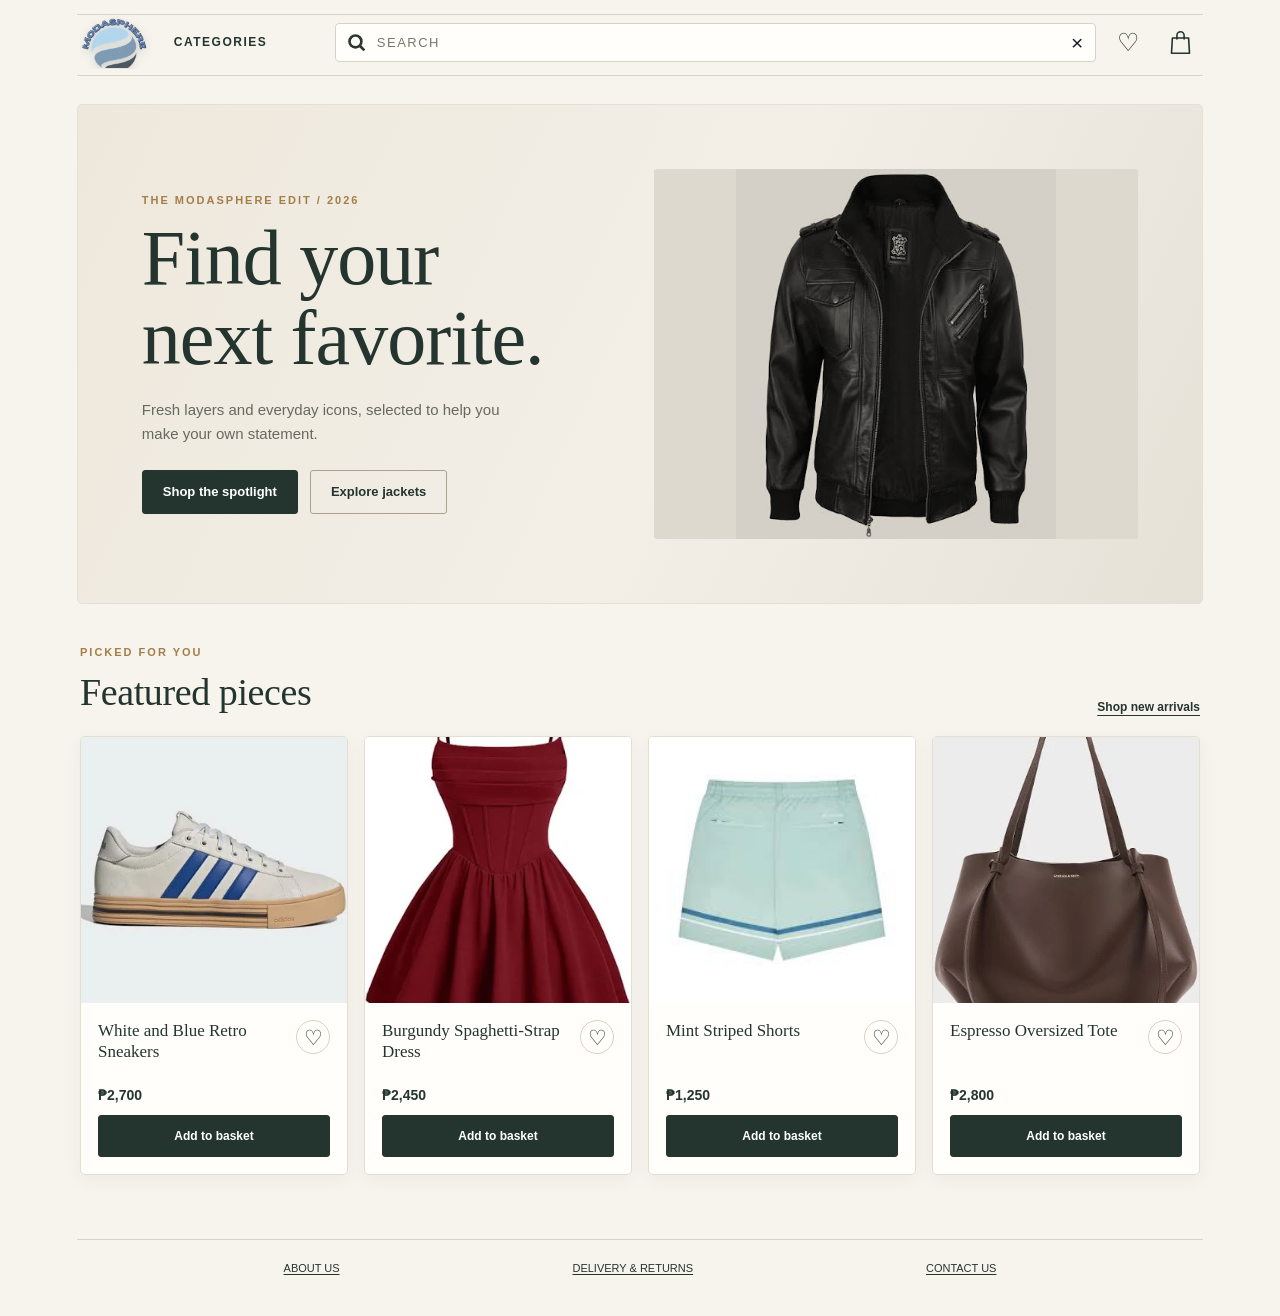
<file: home.html>
<!DOCTYPE html>
<html lang="en">
<head>
  <meta charset="UTF-8">
  <meta name="viewport" content="width=device-width, initial-scale=1.0">
  <title>ModaSphere | Home</title>
  <link rel="stylesheet" href="assets/styles/basket.css">
  <style>
    :root {
      color-scheme: light;
      --navy: #263d68;
      --teal: #064565;
      --cream: #fff8e9;
      --ink: #283f69;
      --line: #344d7d;
    }

    * {
      box-sizing: border-box;
    }

    body {
      min-height: 100vh;
      margin: 0;
      background: var(--cream);
      color: var(--ink);
      font-family: Arial, Helvetica, sans-serif;
    }

    button,
    input {
      font: inherit;
    }

    .storefront {
      position: relative;
      width: 100%;
      min-height: 100vh;
      min-height: 100dvh;
      padding: 14px clamp(18px, 6vw, 80px) 20px;
      background: var(--cream);
      display: flex;
      flex-direction: column;
    }

    .toolbar {
      position: relative;
      z-index: 2;
      min-height: 51px;
      padding: 0 3px 6px;
      display: grid;
      grid-template-columns: 42px 155px minmax(180px, 1fr) 42px;
      align-items: center;
      gap: 12px;
      border-top: 1px solid var(--line);
      border-bottom: 1px solid var(--line);
    }

    .brand {
      width: 38px;
      height: 30px;
      display: grid;
      place-items: center;
      overflow: hidden;
    }

    .brand img {
      width: 54px;
      max-width: none;
      height: auto;
    }

    .toolbar-button,
    .icon-button {
      border: 0;
      background: transparent;
      color: var(--ink);
      cursor: pointer;
    }

    .toolbar-button {
      min-height: 40px;
      font-size: 16px;
      letter-spacing: 2px;
      text-align: left;
    }

    .toolbar-button:hover,
    .toolbar-button[aria-expanded="true"] {
      text-decoration: underline;
      text-underline-offset: 5px;
    }

    .search-form {
      height: 39px;
      padding: 0 10px;
      display: flex;
      align-items: center;
      gap: 10px;
      border: 1px solid #1e2430;
      border-radius: 8px;
      background: white;
    }

    .search-form svg {
      width: 21px;
      height: 21px;
      flex: 0 0 auto;
    }

    .search-form input {
      width: 100%;
      min-width: 0;
      padding: 0;
      border: 0;
      outline: 0;
      background: transparent;
      color: var(--ink);
      font-size: 22px;
      letter-spacing: 4px;
    }

    .search-form input::placeholder {
      color: var(--ink);
      opacity: 1;
    }

    .clear-search {
      padding: 2px;
      border: 0;
      background: transparent;
      color: #141c2a;
      font-size: 21px;
      line-height: 1;
      cursor: pointer;
    }

    .icon-button {
      width: 40px;
      height: 40px;
      display: grid;
      place-items: center;
    }

    .icon-button svg {
      width: 27px;
      height: 27px;
      fill: none;
      stroke: currentColor;
      stroke-linecap: round;
      stroke-linejoin: round;
      stroke-width: 1.8;
    }

    .categories-menu {
      position: absolute;
      top: calc(100% + 12px);
      left: 3px;
      right: 3px;
      max-height: calc(100vh - 150px);
      padding: 14px;
      display: grid;
      grid-template-columns: repeat(5, minmax(0, 1fr));
      align-items: stretch;
      align-content: start;
      overflow-x: hidden;
      overflow-y: auto;
      gap: 12px;
      border: 1px solid #d7e1ed;
      border-radius: 26px;
      background: #f4f7fb;
      box-shadow: 0 18px 38px #07162d38, 0 3px 8px #07162d1f;
      opacity: 0;
      transform: translateY(-10px) scale(.985);
      transform-origin: top center;
      visibility: hidden;
      pointer-events: none;
      transition:
        opacity 220ms ease,
        transform 260ms cubic-bezier(.2, .8, .2, 1),
        visibility 0s linear 260ms;
    }

    .categories-menu[data-open="true"] {
      opacity: 1;
      transform: translateY(0) scale(1);
      visibility: visible;
      pointer-events: auto;
      transition-delay: 0s;
    }

    .menu-search-form {
      grid-column: 1 / -1;
      min-width: 0;
      display: flex;
      align-items: center;
      gap: 10px;
    }

    .menu-search-form input {
      width: 100%;
      min-width: 0;
      height: 38px;
      padding: 0 12px;
      border: 1px solid #d2dce7;
      border-radius: 10px;
      background: #fff;
      color: var(--ink);
      outline-color: var(--teal);
    }

    .menu-search-form button {
      min-height: 38px;
      padding: 0 16px;
      border: 0;
      border-radius: 10px;
      background: var(--navy);
      color: #fff;
      font-weight: bold;
      cursor: pointer;
    }

    .menu-search-status {
      grid-column: 1 / -1;
      margin: -5px 2px 0;
      color: #526581;
      font-size: 12px;
    }

    .menu-search-status:empty {
      display: none;
    }

    .category-card[hidden],
    .category-options button[hidden] {
      display: none;
    }

    .category-card {
      min-width: 0;
      min-height: 190px;
      width: 100%;
      padding: 17px 13px;
      border: 1px solid #e1e7ef;
      border-radius: 19px;
      background: #fff;
      box-shadow: 0 3px 10px #19395c0d;
      transition: transform 220ms ease, box-shadow 220ms ease;
      overflow-wrap: anywhere;
    }

    .category-card:hover {
      transform: translateY(-3px);
      box-shadow: 0 9px 18px #19395c1a;
    }

    .category-card h2 {
      min-height: 30px;
      margin: 0 0 12px;
      padding-bottom: 9px;
      border-bottom: 1px solid #e8edf3;
      color: var(--teal);
      font-size: 12px;
      font-weight: bold;
      letter-spacing: .7px;
      text-align: center;
      text-transform: uppercase;
    }

    .category-options {
      display: grid;
      gap: 5px;
    }

    .category-options button {
      width: 100%;
      min-width: 0;
      padding: 6px 7px;
      border: 0;
      border-radius: 8px;
      background: transparent;
      color: #36445b;
      font-size: 14px;
      line-height: 1.3;
      text-align: left;
      cursor: pointer;
      overflow-wrap: anywhere;
      transition: color 160ms ease, background-color 160ms ease, padding-left 160ms ease;
    }

    .category-options button:hover,
    .category-options button:focus-visible {
      color: var(--teal);
      background: #e8f1f5;
      padding-left: 11px;
      outline: none;
    }

    @media (prefers-reduced-motion: reduce) {
      *,
      *::before,
      *::after {
        scroll-behavior: auto !important;
        transition-duration: .01ms !important;
        animation-duration: .01ms !important;
        animation-iteration-count: 1 !important;
      }
    }

    .hero {
      min-height: 390px;
      margin: 28px 0 42px;
      padding: clamp(25px, 5vw, 64px);
      display: grid;
      grid-template-columns: 1fr 1fr;
      align-items: center;
      gap: 28px;
      overflow: hidden;
      border-radius: 26px;
      background: #e8e3d7;
    }

    .hero-copy {
      max-width: 520px;
    }

    .hero-eyebrow,
    .featured-eyebrow {
      margin: 0 0 12px;
      color: #53647d;
      font-size: 11px;
      font-weight: bold;
      letter-spacing: 2px;
      text-transform: uppercase;
    }

    .hero h1 {
      margin: 0;
      color: #1d2e4c;
      font-family: Georgia, "Times New Roman", serif;
      font-size: clamp(42px, 6.5vw, 78px);
      font-weight: normal;
      letter-spacing: -2px;
      line-height: .98;
    }

    .hero-description {
      max-width: 390px;
      margin: 20px 0 24px;
      color: #465875;
      font-size: 15px;
      line-height: 1.6;
    }

    .hero-actions {
      display: flex;
      flex-wrap: wrap;
      align-items: center;
      gap: 12px;
    }

    .hero-actions a,
    .hero-actions button {
      min-height: 44px;
      padding: 0 20px;
      display: inline-flex;
      align-items: center;
      justify-content: center;
      border: 1px solid var(--navy);
      border-radius: 24px;
      background: var(--navy);
      color: #fff;
      font-size: 13px;
      font-weight: bold;
      text-decoration: none;
      cursor: pointer;
    }

    .hero-actions a.secondary {
      background: transparent;
      color: var(--navy);
    }

    .hero-actions a:hover,
    .hero-actions button:hover {
      background: #354f7e;
      color: #fff;
    }

    .hero-visual {
      min-height: 300px;
      height: 100%;
      display: grid;
      place-items: center;
      overflow: hidden;
      border-radius: 20px;
      background: #d9d4c8;
    }

    .hero-visual img {
      width: 100%;
      height: 100%;
      max-height: 370px;
      display: block;
      object-fit: contain;
      mix-blend-mode: multiply;
    }

    .featured-section {
      margin: 0 auto 44px;
      width: min(100%, 1120px);
    }

    .featured-heading {
      margin-bottom: 18px;
      display: flex;
      align-items: end;
      justify-content: space-between;
      gap: 12px;
    }

    .featured-heading h2 {
      margin: 0;
      color: var(--ink);
      font-family: Georgia, "Times New Roman", serif;
      font-size: clamp(27px, 4vw, 38px);
      font-weight: normal;
    }

    .featured-heading a {
      color: var(--navy);
      font-size: 12px;
      font-weight: bold;
      text-underline-offset: 4px;
    }

    .featured-grid {
      display: grid;
      grid-template-columns: repeat(4, minmax(0, 1fr));
      gap: 16px;
    }

    .featured-product {
      min-width: 0;
      display: flex;
      flex-direction: column;
      overflow: hidden;
      border: 1px solid #e5e3db;
      border-radius: 16px;
      background: #fffdf8;
      box-shadow: 0 6px 18px #263d6812;
    }

    .featured-product > a {
      color: inherit;
      text-decoration: none;
    }

    .featured-product img {
      width: 100%;
      aspect-ratio: 1 / 1;
      display: block;
      object-fit: cover;
      background: #f0f1ef;
    }

    .featured-product-info {
      flex: 1;
      padding: 14px;
      display: flex;
      flex-direction: column;
    }

    .featured-product h3 {
      min-height: 3.75em;
      margin: 0 0 7px;
      color: var(--ink);
      font-family: Georgia, "Times New Roman", serif;
      font-size: 17px;
      font-weight: normal;
      line-height: 1.25;
    }

    .featured-product p {
      margin: 0 0 12px;
      font-size: 14px;
      font-weight: bold;
    }

    .featured-product .add-to-basket {
      width: 100%;
      min-height: 40px;
      margin-top: auto;
      font-size: 12px;
    }

    .footer-links {
      display: flex;
      justify-content: space-between;
      padding: 0 18%;
      font-size: 11px;
      letter-spacing: 1px;
    }

    .footer-links button {
      padding: 4px;
      border: 0;
      background: transparent;
      color: var(--ink);
      cursor: pointer;
      text-decoration: underline;
      text-underline-offset: 2px;
    }

    .basket-toast {
      position: fixed;
      z-index: 5;
      right: 24px;
      bottom: 24px;
      max-width: min(420px, calc(100% - 32px));
      padding: 14px 20px;
      border-radius: 12px;
      background: var(--navy);
      box-shadow: 0 8px 24px #07162d40;
      color: white;
      font-size: 14px;
      line-height: 1.4;
      opacity: 0;
      transform: translateY(10px);
      visibility: hidden;
      transition: opacity 180ms ease, transform 180ms ease, visibility 180ms ease;
    }

    .basket-toast.is-visible {
      opacity: 1;
      transform: translateY(0);
      visibility: visible;
    }

    dialog {
      width: min(400px, calc(100% - 32px));
      margin: auto;
      padding: 24px;
      border: 2px solid var(--line);
      border-radius: 20px;
      color: var(--ink);
      background: var(--cream);
    }

    .info-dialog {
      width: min(760px, calc(100% - 36px));
      max-height: min(82vh, 620px);
      padding: 0;
      overflow: auto;
      border: 0;
      border-radius: 14px;
      background: var(--cream);
      box-shadow: 0 18px 50px #07162d55;
    }

    .info-dialog h2 {
      width: fit-content;
      min-width: 250px;
      margin: 0 auto 16px;
      padding: 4px 16px 5px;
      border-radius: 12px;
      background: var(--navy);
      color: #d4dfeb;
      font-family: Georgia, "Times New Roman", serif;
      font-size: 34px;
      font-weight: bold;
      line-height: 1.1;
      text-align: center;
    }

    .about-copy {
      padding: 16px 24px;
      border-radius: 12px;
      background: var(--navy);
      color: #f5f1e7;
      text-align: center;
    }

    .about-copy p {
      margin: 0 0 12px;
      font-size: 13px;
      font-weight: bold;
      letter-spacing: .55px;
      line-height: 1.55;
      text-transform: uppercase;
    }

    .about-copy p:last-child {
      margin-bottom: 0;
    }

    .contact-grid {
      display: grid;
      grid-template-columns: 1fr 1fr;
      gap: 22px 11%;
      align-items: stretch;
      padding: 0 1px;
    }

    .contact-card {
      min-height: 88px;
      padding: 18px 12px;
      display: flex;
      flex-direction: column;
      align-items: center;
      justify-content: flex-start;
      gap: 2px;
      border-radius: 12px;
      background: var(--navy);
      color: #f5f1e7;
      text-align: center;
    }

    .contact-card img {
      width: 88px;
      height: 88px;
      flex: 0 0 auto;
      margin-bottom: 8px;
      border: 2px solid var(--cream);
      border-radius: 50%;
      object-fit: cover;
      object-position: center 30%;
    }

    .contact-card strong {
      margin-bottom: 3px;
      font-size: 13px;
      letter-spacing: .8px;
      text-transform: uppercase;
    }

    .contact-card a,
    .contact-card span {
      color: inherit;
      font-size: 13px;
      font-weight: bold;
      letter-spacing: .8px;
      line-height: 1.4;
      overflow-wrap: anywhere;
      text-decoration: none;
    }

    .contact-card a:hover {
      text-decoration: underline;
      text-underline-offset: 3px;
    }

    .info-dialog .dialog-actions {
      display: flex;
      justify-content: flex-end;
      margin: 14px 2px 0;
    }

    dialog::backdrop {
      background: #07162d99;
    }

    dialog h2 {
      margin-top: 0;
      font-family: Georgia, "Times New Roman", serif;
      font-weight: normal;
    }

    dialog p {
      line-height: 1.5;
    }

    .dialog-close {
      min-height: 38px;
      padding: 0 16px;
      border: 1px solid var(--line);
      border-radius: 20px;
      background: var(--navy);
      color: white;
      cursor: pointer;
    }

    @media (max-width: 700px) {
      .storefront {
        min-height: 100vh;
        min-height: 100dvh;
        padding: 12px 16px 20px;
      }

      .toolbar {
        grid-template-columns: 36px 112px minmax(70px, 1fr) 32px 32px;
        gap: 7px;
      }

      .toolbar-button {
        font-size: 13px;
        letter-spacing: 1px;
      }

      .search-form {
        gap: 5px;
        padding: 0 6px;
      }

      .search-form input {
        font-size: 16px;
        letter-spacing: 2px;
      }

      .categories-menu {
        grid-template-columns: repeat(2, minmax(0, 1fr));
        max-height: min(65vh, 430px);
        gap: 9px;
        padding: 10px;
      }

      .category-card {
        min-height: auto;
        padding: 15px 12px;
      }

      .category-card:last-child {
        grid-column: 1 / -1;
      }

      .hero {
        min-height: 0;
        margin: 20px 0 34px;
        padding: 24px;
        grid-template-columns: 1fr 1fr;
        gap: 16px;
      }

      .hero-visual {
        min-height: 240px;
      }

      .featured-grid {
        grid-template-columns: repeat(2, minmax(0, 1fr));
        gap: 12px;
      }

      .footer-links {
        padding: 0 8%;
      }

      .info-dialog h2 {
        min-width: 0;
        font-size: 30px;
      }

      .about-copy {
        padding: 15px;
      }

      .about-copy p {
        font-size: 11px;
      }

      .contact-grid {
        grid-template-columns: 1fr;
        gap: 10px;
      }

      .contact-card {
        min-height: 70px;
      }
    }

    @media (max-width: 390px) {
      .toolbar {
        grid-template-columns: 30px 92px minmax(52px, 1fr) 28px 28px;
        gap: 4px;
      }

      .brand img {
        width: 46px;
      }

      .toolbar-button {
        font-size: 11px;
        letter-spacing: .5px;
      }

      .search-form input {
        font-size: 14px;
      }

      .hero {
        padding: 18px;
        grid-template-columns: 1fr;
      }

      .hero-visual {
        min-height: 220px;
        max-height: 260px;
      }

      .hero h1 {
        font-size: 48px;
      }

      .featured-heading {
        align-items: start;
        flex-direction: column;
      }

      .featured-product-info {
        padding: 10px;
      }

      .featured-product h3 {
        font-size: 15px;
      }
    }
  </style>
  <link rel="stylesheet" href="assets/styles/premium.css">
</head>
<body>
  <main class="storefront">
    <header class="toolbar">
      <a class="brand" href="home.html" aria-label="ModaSphere home">
        <img src="assets/images/modasphere-logo-brand.png" alt="">
      </a>

      <button
        class="toolbar-button"
        id="categoriesButton"
        type="button"
        aria-expanded="false"
        aria-controls="categoriesMenu"
      >CATEGORIES</button>

      <form class="search-form" id="searchForm" role="search">
        <svg viewBox="0 0 24 24" aria-hidden="true">
          <circle cx="10.8" cy="10.8" r="6.8" fill="none" stroke="currentColor" stroke-width="3"></circle>
          <path d="m16 16 5 5" fill="none" stroke="currentColor" stroke-width="3"></path>
        </svg>
        <input id="searchInput" type="search" placeholder="SEARCH" aria-label="Search categories">
        <button class="clear-search" id="clearSearch" type="button" aria-label="Clear search">×</button>
      </form>

      <button class="icon-button" data-bag-button type="button" aria-label="Shopping bag">
        <svg viewBox="0 0 28 30" aria-hidden="true">
          <path d="M5 10h18l1 17H4l1-17Z"></path>
          <path d="M10 11V7a4 4 0 0 1 8 0v4"></path>
        </svg>
        <span class="basket-count" hidden>0</span>
      </button>

      <nav class="categories-menu" id="categoriesMenu" aria-label="Product categories" hidden inert>
        <form class="menu-search-form" id="menuSearchForm" role="search">
          <input id="menuSearchInput" type="search" placeholder="Search all categories" aria-label="Search all categories">
          <button type="submit">Search</button>
        </form>
        <p class="menu-search-status" id="menuSearchStatus" aria-live="polite"></p>
        <section class="category-card">
          <h2>New &amp; Trending</h2>
          <div class="category-options">
            <button type="button">New Arrivals</button>
            <button type="button">VIP</button>
          </div>
        </section>
        <section class="category-card">
          <h2>Shoes</h2>
          <div class="category-options">
            <button type="button">Running</button>
            <button type="button">Originals</button>
            <button type="button">Formal</button>
          </div>
        </section>
        <section class="category-card">
          <h2>Clothing</h2>
          <div class="category-options">
            <button type="button">T-Shirts &amp; Tank Tops</button>
            <button type="button">Dress</button>
            <button type="button">Shorts</button>
            <button type="button">Pants</button>
            <button type="button">Jackets</button>
          </div>
        </section>
        <section class="category-card">
          <h2>Accessories</h2>
          <div class="category-options">
            <button type="button">Bags</button>
            <button type="button">Hats</button>
            <button type="button">Socks</button>
          </div>
        </section>
        <section class="category-card">
          <h2>Sale</h2>
          <div class="category-options">
            <button type="button">Shoes</button>
            <button type="button">Clothing</button>
            <button type="button">Accessories</button>
          </div>
        </section>
      </nav>
    </header>

    <section class="hero" aria-labelledby="heroTitle">
      <div class="hero-copy">
        <p class="hero-eyebrow">The ModaSphere edit / 2026</p>
        <h1 id="heroTitle">Find your<br>next favorite.</h1>
        <p class="hero-description">Fresh layers and everyday icons, selected to help you make your own statement.</p>
        <div class="hero-actions">
          <button
            class="add-to-basket"
            type="button"
            data-add-to-basket
            data-product-id="black-leather-jacket"
            data-product-name="Black Leather Jacket"
            data-product-price="4500"
            data-product-image="assets/images/black-leather-jacket.png"
          >Shop the spotlight</button>
          <a class="secondary" href="category.html?group=Clothing&amp;category=Jackets">Explore jackets</a>
        </div>
      </div>
      <a class="hero-visual" href="category.html?group=Clothing&amp;category=Jackets" aria-label="Explore black leather jackets">
        <img src="assets/images/black-leather-jacket.png" alt="Black Leather Jacket">
      </a>
    </section>

    <section class="featured-section" aria-labelledby="featuredTitle">
      <div class="featured-heading">
        <div>
          <p class="featured-eyebrow">Picked for you</p>
          <h2 id="featuredTitle">Featured pieces</h2>
        </div>
        <a href="category.html?group=New%20%26%20Trending&amp;category=New%20Arrivals">Shop new arrivals</a>
      </div>
      <div class="featured-grid">
        <article class="featured-product">
          <a href="product.html?id=white-blue-retro-sneakers">
            <img src="assets/images/white-blue-retro-sneakers.png" alt="White and Blue Retro Sneakers" loading="lazy">
          </a>
          <div class="featured-product-info">
            <div class="featured-product-heading">
              <h3><a href="product.html?id=white-blue-retro-sneakers">White and Blue Retro Sneakers</a></h3>
              <button class="favorite-toggle" type="button" data-favorite-id="white-blue-retro-sneakers" data-favorite-name="White and Blue Retro Sneakers" data-favorite-price="2700" data-favorite-image="assets/images/white-blue-retro-sneakers.png" aria-label="Save White and Blue Retro Sneakers to favorites" aria-pressed="false">♡</button>
            </div>
            <p>₱2,700</p>
            <button class="add-to-basket" type="button" data-add-to-basket data-product-id="white-blue-retro-sneakers" data-product-name="White and Blue Retro Sneakers" data-product-price="2700" data-product-image="assets/images/white-blue-retro-sneakers.png">Add to basket</button>
          </div>
        </article>
        <article class="featured-product">
          <a href="product.html?id=burgundy-spaghetti-strap-dress">
            <img src="assets/images/burgundy-spaghetti-strap-dress.png" alt="Burgundy Spaghetti-Strap Dress" loading="lazy">
          </a>
          <div class="featured-product-info">
            <div class="featured-product-heading">
              <h3><a href="product.html?id=burgundy-spaghetti-strap-dress">Burgundy Spaghetti-Strap Dress</a></h3>
              <button class="favorite-toggle" type="button" data-favorite-id="burgundy-spaghetti-strap-dress" data-favorite-name="Burgundy Spaghetti-Strap Dress" data-favorite-price="2450" data-favorite-image="assets/images/burgundy-spaghetti-strap-dress.png" aria-label="Save Burgundy Spaghetti-Strap Dress to favorites" aria-pressed="false">♡</button>
            </div>
            <p>₱2,450</p>
            <button class="add-to-basket" type="button" data-add-to-basket data-product-id="burgundy-spaghetti-strap-dress" data-product-name="Burgundy Spaghetti-Strap Dress" data-product-price="2450" data-product-image="assets/images/burgundy-spaghetti-strap-dress.png">Add to basket</button>
          </div>
        </article>
        <article class="featured-product">
          <a href="product.html?id=mint-striped-shorts">
            <img src="assets/images/mint-striped-shorts.png" alt="Mint Striped Shorts" loading="lazy">
          </a>
          <div class="featured-product-info">
            <div class="featured-product-heading">
              <h3><a href="product.html?id=mint-striped-shorts">Mint Striped Shorts</a></h3>
              <button class="favorite-toggle" type="button" data-favorite-id="mint-striped-shorts" data-favorite-name="Mint Striped Shorts" data-favorite-price="1250" data-favorite-image="assets/images/mint-striped-shorts.png" aria-label="Save Mint Striped Shorts to favorites" aria-pressed="false">♡</button>
            </div>
            <p>₱1,250</p>
            <button class="add-to-basket" type="button" data-add-to-basket data-product-id="mint-striped-shorts" data-product-name="Mint Striped Shorts" data-product-price="1250" data-product-image="assets/images/mint-striped-shorts.png">Add to basket</button>
          </div>
        </article>
        <article class="featured-product">
          <a href="product.html?id=espresso-oversized-tote">
            <img src="assets/images/espresso-oversized-tote.png" alt="Espresso Oversized Tote" loading="lazy">
          </a>
          <div class="featured-product-info">
            <div class="featured-product-heading">
              <h3><a href="product.html?id=espresso-oversized-tote">Espresso Oversized Tote</a></h3>
              <button class="favorite-toggle" type="button" data-favorite-id="espresso-oversized-tote" data-favorite-name="Espresso Oversized Tote" data-favorite-price="2800" data-favorite-image="assets/images/espresso-oversized-tote.png" aria-label="Save Espresso Oversized Tote to favorites" aria-pressed="false">♡</button>
            </div>
            <p>₱2,800</p>
            <button class="add-to-basket" type="button" data-add-to-basket data-product-id="espresso-oversized-tote" data-product-name="Espresso Oversized Tote" data-product-price="2800" data-product-image="assets/images/espresso-oversized-tote.png">Add to basket</button>
          </div>
        </article>
      </div>
    </section>

    <footer class="footer-links">
      <button type="button" data-dialog="aboutDialog">ABOUT US</button>
      <button type="button" data-dialog="storeInfoDialog">DELIVERY &amp; RETURNS</button>
      <button type="button" data-dialog="contactDialog">CONTACT US</button>
    </footer>
  </main>

  <p class="basket-toast" id="addToBasketToast" role="status" aria-live="polite" aria-atomic="true"></p>

  <dialog class="basket-dialog" id="basketDialog" aria-labelledby="basketTitle">
    <header class="basket-header">
      <h2 id="basketTitle">Your basket</h2>
      <button type="button" data-close-basket aria-label="Close basket">×</button>
    </header>
    <p class="basket-empty" id="basketEmpty">Your basket is empty. Choose a category to explore the collection.</p>
    <div class="basket-items" id="basketItems" hidden></div>
    <p class="basket-status" id="basketStatus" role="status" aria-live="polite"></p>
    <footer class="basket-footer">
      <button class="basket-clear" type="button" data-clear-basket>Clear basket</button>
      <strong class="basket-total" id="basketTotal">₱0</strong>
    </footer>
    <a class="basket-checkout" data-go-checkout href="checkout.html">Continue to checkout</a>
    <div class="dialog-actions">
      <button class="dialog-close" type="button" data-close-basket>Close</button>
    </div>
  </dialog>

  <dialog class="info-dialog" id="aboutDialog" aria-labelledby="aboutTitle">
    <h2 id="aboutTitle" tabindex="-1">About Us</h2>
    <div class="about-copy">
      <p>ModaSphere is a fashion concept built around personal style, everyday comfort, and considered details.</p>
      <p>Explore a curated mix of clothing, footwear, and accessories, with versatile pieces for casual days and special occasions.</p>
      <p>Discover new combinations, find inspiration, and make the look your own.</p>
    </div>
    <div class="dialog-actions">
      <button class="dialog-close" type="button">Close</button>
    </div>
  </dialog>

  <dialog class="info-dialog store-info-dialog" id="storeInfoDialog" aria-labelledby="storeInfoTitle">
    <h2 id="storeInfoTitle" tabindex="-1">Delivery &amp; returns</h2>
    <div class="store-info-copy">
      <section>
        <h3>Shipping shown at checkout</h3>
        <p>Checkout displays ₱99 shipping for basket subtotals below ₱2,500 and free shipping from ₱2,500. Orders are not currently fulfilled through this site.</p>
      </section>
      <section>
        <h3>Returns and order support</h3>
        <p>Purchases and returns are not currently processed through this site. For store questions, email <a href="mailto:modasphere@gmail.com">modasphere@gmail.com</a>.</p>
      </section>
    </div>
    <div class="dialog-actions">
      <button class="dialog-close" type="button">Close</button>
    </div>
  </dialog>

  <dialog class="info-dialog" id="contactDialog" aria-labelledby="contactTitle">
    <h2 id="contactTitle" tabindex="-1">Contact Us</h2>
    <div class="contact-grid">
      <div class="contact-card">
        <img src="assets/images/ace-gian-abejero.png" alt="Ace Gian DC. Abejero">
        <strong>Ace Gian DC. Abejero</strong>
        <span>Age: 18 years old</span>
        <strong>E-mail:</strong>
        <a href="mailto:acegianabejero@gmail.com">acegianabejero@gmail.com</a>
        <a href="mailto:qagabejero26@tip.edu.ph">qagabejero26@tip.edu.ph</a>
        <strong>Contact Number:</strong>
        <a href="tel:+639614608915">09614608915</a>
        <span>Section: CYB11S1</span>
      </div>
      <div class="contact-card">
        <img src="assets/images/macunat-jash-gabriel.png" alt="Macunat Jash Gabriel O.">
        <strong>Macunat Jash Gabriel O.</strong>
        <span>Age: 18</span>
        <strong>E-mail:</strong>
        <a href="mailto:macunatjashgabiel@gmail.com">macunatjashgabiel@gmail.com</a>
        <strong>Contact Number:</strong>
        <a href="tel:+639940135973">09940135973</a>
        <span>Section: CYB11S1</span>
      </div>
      <div class="contact-card">
        <img src="assets/images/gianxander-libunao.png" alt="Gianxander V. Libunao">
        <strong>Gianxander V. Libunao</strong>
        <span>Age: 18</span>
        <strong>E-mail:</strong>
        <a href="mailto:libunaogianxander@gmail.com">libunaogianxander@gmail.com</a>
        <a href="mailto:qglibunao26@tip.edu.ph">qglibunao26@tip.edu.ph</a>
        <strong>Contact Number:</strong>
        <a href="tel:+639063238864">09063238864</a>
        <span>Section: CYB11S1</span>
      </div>
      <div class="contact-card">
        <img src="assets/images/sean-meako-san-pedro.png" alt="Sean Meako O. San Pedro">
        <strong>Sean Meako O. San Pedro</strong>
        <span>Age: 19</span>
        <strong>E-mail:</strong>
        <a href="mailto:qsmsanpedro26@tip.edu.ph">qsmsanpedro26@tip.edu.ph</a>
        <strong>Contact Number:</strong>
        <a href="tel:+639156230073">09156230073</a>
        <span>Section: CYB11S1</span>
      </div>
      <div class="contact-card">
        <img src="assets/images/kenard-gabriel-maderazo.png" alt="Kenard Gabriel L. Maderazo">
        <strong>Kenard Gabriel L. Maderazo</strong>
        <span>Age: 19 years old</span>
        <strong>E-mail:</strong>
        <a href="mailto:kengabmade2007@gmail.com">kengabmade2007@gmail.com</a>
        <a href="mailto:qkgmaderazo26@tip.edu.ph">qkgmaderazo26@tip.edu.ph</a>
        <strong>Contact Number:</strong>
        <a href="tel:+639605127230">09605127230</a>
        <span>Section: CYB11S1</span>
      </div>
      <div class="contact-card">
        <img src="assets/images/mazekela-del-rosario.png" alt="Mazekela H. Del Rosario">
        <strong>Mazekela H. Del Rosario</strong>
        <span>Age: 18 years old</span>
        <strong>E-mail:</strong>
        <a href="mailto:delrosariomazekela@gmail.com">delrosariomazekela@gmail.com</a>
        <a href="mailto:qmdelrosario26@tip.edu.ph">qmdelrosario26@tip.edu.ph</a>
        <strong>Contact Number:</strong>
        <a href="tel:+639065053688">09065053688</a>
        <span>Section: CYB11S1</span>
      </div>
    </div>
    <div class="dialog-actions">
      <button class="dialog-close" type="button">Close</button>
    </div>
  </dialog>

  <script src="assets/scripts/categories.js"></script>
  <script>
    document.querySelectorAll("[data-dialog]").forEach((button) => {
      button.addEventListener("click", () => {
        const dialog = document.getElementById(button.dataset.dialog);
        dialog.showModal();
        dialog.querySelector("h2").focus({ preventScroll: true });
      });
    });

    document.querySelectorAll("dialog .dialog-close").forEach((button) => {
      button.addEventListener("click", () => {
        button.closest("dialog").close();
      });
    });

  </script>
  <script src="assets/scripts/basket.js"></script>
  <script src="assets/scripts/wishlist.js"></script>
</body>
</html>
</file>
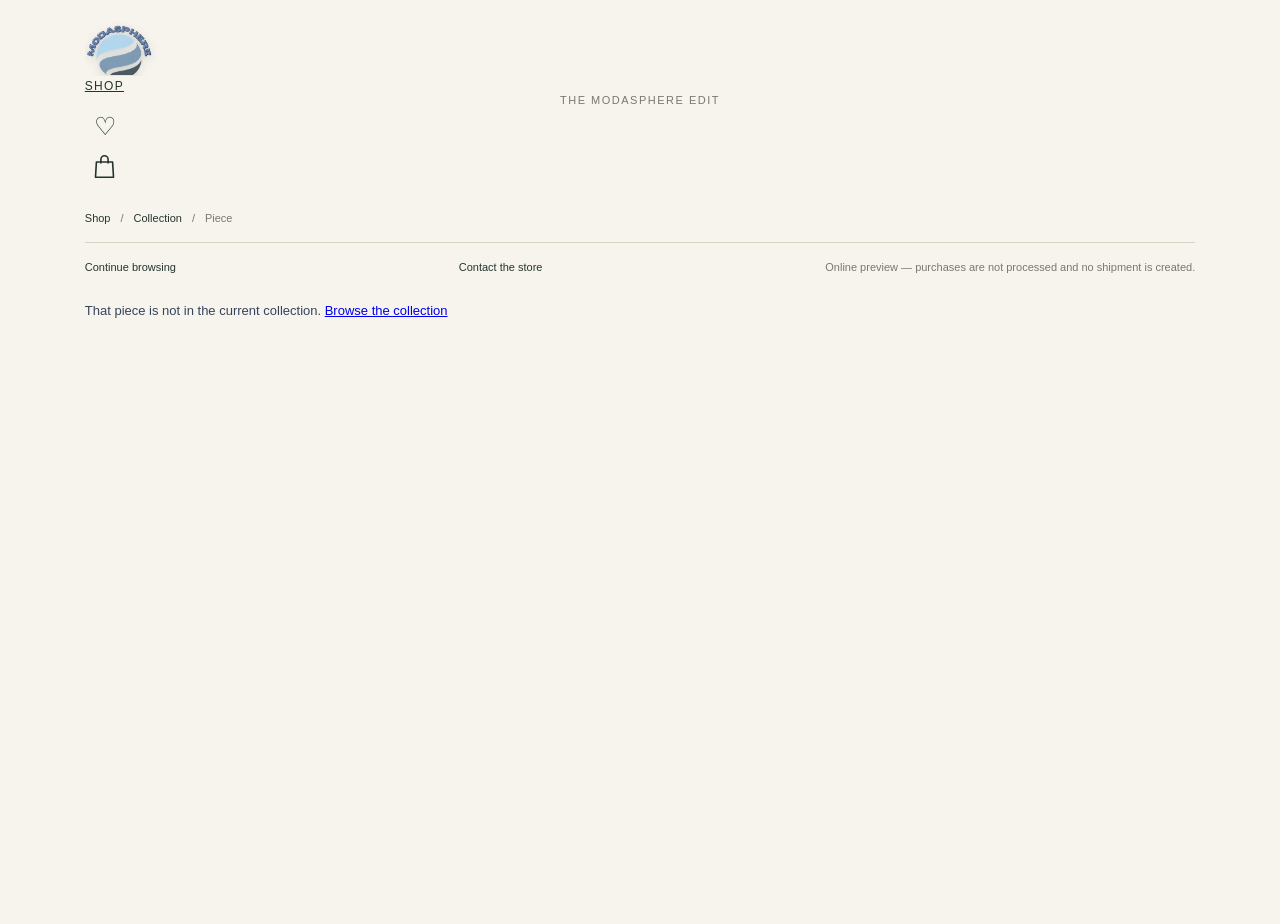
<file: product.html>
<!DOCTYPE html>
<html lang="en">
<head>
  <meta charset="UTF-8">
  <meta name="viewport" content="width=device-width, initial-scale=1.0">
  <meta name="description" content="Explore fashion and accessories from the ModaSphere collection.">
  <title>ModaSphere | Product details</title>
  <link rel="stylesheet" href="assets/styles/basket.css">
  <link rel="stylesheet" href="assets/styles/premium.css">
</head>
<body>
  <main class="page product-page">
    <header class="toolbar product-toolbar">
      <a class="brand" href="home.html" aria-label="ModaSphere home">
        <img src="assets/images/modasphere-logo-brand.png" alt="">
      </a>
      <a class="home-link" href="home.html">SHOP</a>
      <p class="product-toolbar-label">THE MODASPHERE EDIT</p>
      <button class="bag-button" data-bag-button type="button" aria-label="Shopping bag">
        <svg viewBox="0 0 28 30" aria-hidden="true">
          <path d="M5 10h18l1 17H4l1-17Z"></path>
          <path d="M10 11V7a4 4 0 0 1 8 0v4"></path>
        </svg>
        <span class="basket-count" hidden>0</span>
      </button>
    </header>

    <p class="product-breadcrumb"><a href="home.html">Shop</a><span>/</span><a id="productCategoryLink" href="category.html">Collection</a><span>/</span><span id="productBreadcrumbName">Piece</span></p>
    <section class="product-detail" aria-labelledby="productName">
      <div class="product-detail-image">
        <img id="productImage" alt="" fetchpriority="high">
      </div>
      <div class="product-detail-copy">
        <p class="product-detail-eyebrow" id="productGroup"></p>
        <h1 id="productName">Loading product…</h1>
        <p class="product-detail-price" id="productPrice"></p>
        <p class="product-description" id="productDescription"></p>
        <p class="product-availability">Online stock status is not available. Contact the store for current availability.</p>
        <div class="product-options">
          <label class="product-size-field" for="productSize">
            <span>Size</span>
            <select id="productSize"></select>
          </label>
          <fieldset class="product-color-field">
            <legend>Color: <span id="selectedColorName"></span></legend>
            <div class="product-color-options" id="productColorOptions"></div>
          </fieldset>
          <p class="product-option-note">Displayed size and color choices are not connected to live stock. Colors do not have separate photos, and the listed price stays the same for each option.</p>
        </div>
        <button class="add-to-basket product-add-button" id="productAddButton" type="button" data-add-to-basket>Add to basket</button>
        <button class="favorite-toggle product-favorite" id="productFavorite" type="button" aria-pressed="false">♡ Save to favorites</button>
        <div class="product-information">
          <details>
            <summary>Materials and care</summary>
            <p id="productCare"></p>
          </details>
          <details>
            <summary>Fit and sizing</summary>
            <p id="productFit"></p>
          </details>
          <details>
            <summary>Delivery and returns</summary>
            <p id="productDelivery"></p>
          </details>
        </div>
      </div>
    </section>

    <section class="product-reviews" aria-labelledby="reviewsTitle">
      <p class="product-detail-eyebrow">COMMUNITY</p>
      <h2 id="reviewsTitle">Customer reviews</h2>
      <div class="reviews-empty">
        <strong>No customer reviews yet</strong>
        <p>Be the first to rate this piece. Your review preview stays on this page and is not published or saved.</p>
      </div>
      <form class="review-form" id="reviewForm">
        <fieldset class="review-rating">
          <legend>Your rating</legend>
          <div class="review-stars" role="group" aria-label="Choose a star rating">
            <button type="button" aria-label="1 star" aria-pressed="false">☆</button>
            <button type="button" aria-label="2 stars" aria-pressed="false">☆</button>
            <button type="button" aria-label="3 stars" aria-pressed="false">☆</button>
            <button type="button" aria-label="4 stars" aria-pressed="false">☆</button>
            <button type="button" aria-label="5 stars" aria-pressed="false">☆</button>
          </div>
        </fieldset>
        <label class="review-comment" for="reviewComment">
          Your review
          <textarea id="reviewComment" rows="4" maxlength="600" placeholder="Share what you think about this piece"></textarea>
        </label>
        <button class="review-submit" type="submit">Preview your review</button>
        <p class="review-status" id="reviewStatus" role="status" aria-live="polite"></p>
      </form>
      <div class="review-preview" id="reviewPreview" aria-live="polite" hidden></div>
    </section>

    <footer class="product-footer">
      <a href="home.html">Continue browsing</a>
      <a href="mailto:modasphere@gmail.com">Contact the store</a>
      <span>Online preview — purchases are not processed and no shipment is created.</span>
    </footer>
    <p class="product-status" id="productStatus" role="status" aria-live="polite"></p>
  </main>

  <p class="basket-toast" id="addToBasketToast" role="status" aria-live="polite" aria-atomic="true"></p>
  <dialog class="basket-dialog" id="basketDialog" aria-labelledby="basketTitle">
    <header class="basket-header">
      <h2 id="basketTitle">Your basket</h2>
      <button type="button" data-close-basket aria-label="Close basket">×</button>
    </header>
    <p class="basket-empty" id="basketEmpty">Your basket is empty. Explore the collection to find a piece you love.</p>
    <div class="basket-items" id="basketItems" hidden></div>
    <p class="basket-status" id="basketStatus" role="status" aria-live="polite"></p>
    <footer class="basket-footer">
      <button class="basket-clear" type="button" data-clear-basket>Clear basket</button>
      <strong class="basket-total" id="basketTotal">₱0</strong>
    </footer>
    <a class="basket-checkout" data-go-checkout href="checkout.html">Continue to checkout</a>
    <div class="dialog-actions"><button class="dialog-close" type="button" data-close-basket>Close</button></div>
  </dialog>

  <script src="assets/scripts/product-catalog.js"></script>
  <script src="assets/scripts/basket.js"></script>
  <script src="assets/scripts/product-detail.js"></script>
  <script src="assets/scripts/wishlist.js"></script>
</body>
</html>
</file>
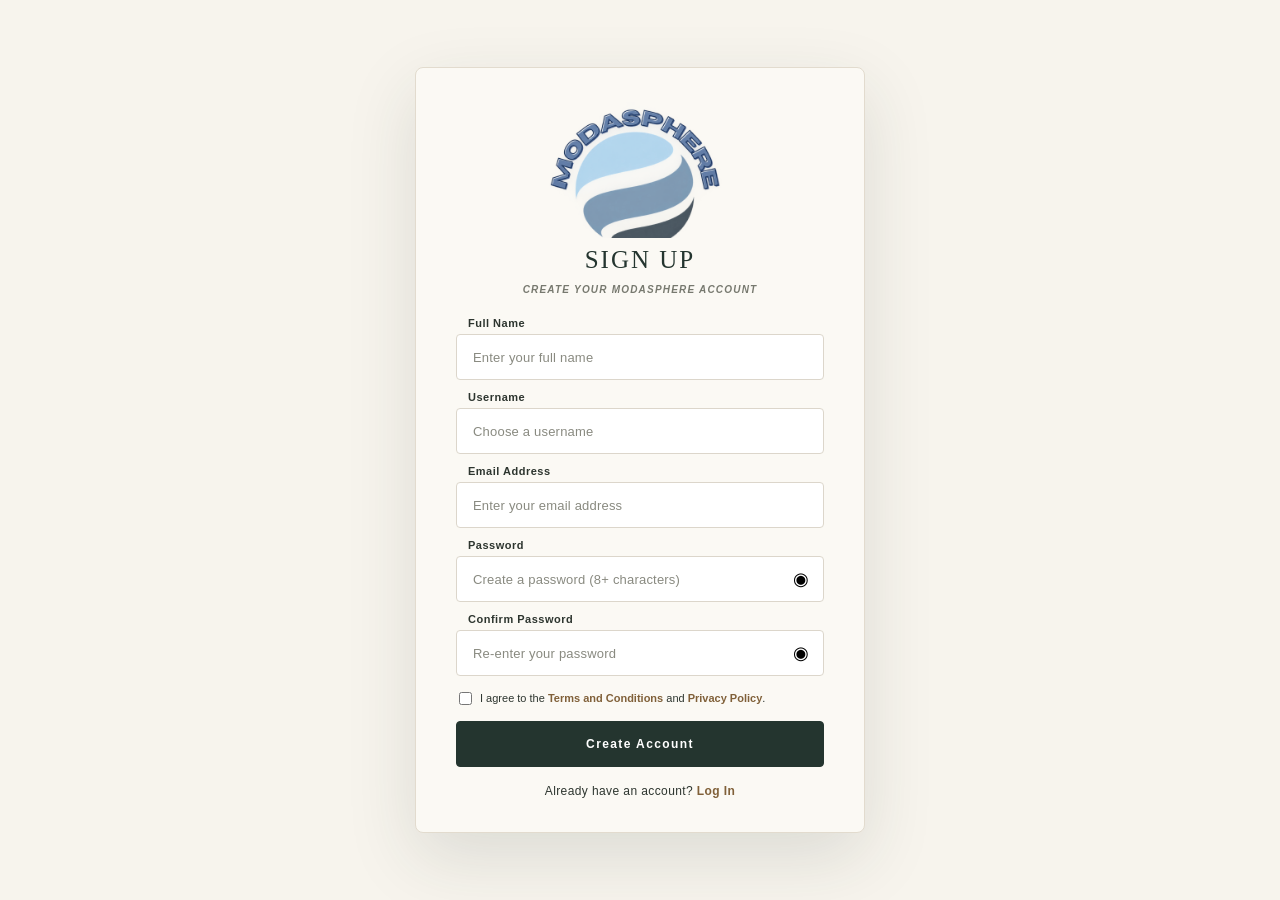
<file: signup.html>
<!DOCTYPE html>
<html lang="en">
<head>
  <meta charset="UTF-8">
  <meta name="viewport" content="width=device-width, initial-scale=1.0">
  <title>ModaSphere | Sign Up</title>

  <style>
    * {
      margin: 0;
      padding: 0;
      box-sizing: border-box;
      font-family: Arial, Helvetica, sans-serif;
    }

    body {
      min-height: 100vh;
      display: flex;
      justify-content: center;
      align-items: center;
      padding: 24px;
      background: linear-gradient(120deg, #9bb7ce, #d5f6fc);
      color: #233e66;
    }

    .signup-card {
      width: 100%;
      max-width: 410px;
      padding: 25px 34px;
      background: #d8e2ee;
      border: 2px solid #174b6a;
      border-radius: 28px;
      box-shadow: 8px 12px 16px #00000035;
      text-align: center;
    }

    .logo {
      display: block;
      width: 190px;
      max-width: 100%;
      height: auto;
      margin: 0 auto 8px;
    }

    h1 {
      font-family: Georgia, serif;
      font-size: 25px;
      letter-spacing: 3px;
      margin-bottom: 8px;
    }

    .subtitle {
      font-size: 9px;
      font-weight: bold;
      font-style: italic;
      letter-spacing: 1px;
      margin-bottom: 19px;
      color: #435b80;
    }

    .input-group {
      margin-bottom: 11px;
      text-align: left;
    }

    .input-group label {
      display: block;
      margin: 0 0 5px 12px;
      font-size: 11px;
      font-weight: bold;
      letter-spacing: .5px;
    }

    .input-group input {
      width: 100%;
      height: 42px;
      border: 2px solid #111;
      border-radius: 25px;
      padding: 0 16px;
      background: white;
      color: #233e66;
      font-size: 13px;
      letter-spacing: .5px;
      outline: none;
      transition: .2s;
    }

    .input-group input:focus {
      border-color: #527c96;
      box-shadow: 0 0 0 3px #779db633;
    }

    .input-group input::placeholder {
      color: #8492a5;
    }

    .password-field {
      position: relative;
    }

    .password-field input {
      padding-right: 52px;
    }

    .password-toggle {
      position: absolute;
      top: 50%;
      right: 10px;
      transform: translateY(-50%);
      padding: 5px;
      border: 0;
      background: transparent;
      font-size: 18px;
      cursor: pointer;
    }

    .terms {
      display: flex;
      align-items: flex-start;
      gap: 8px;
      margin: 14px 3px;
      text-align: left;
      font-size: 11px;
      line-height: 1.5;
    }

    .terms input {
      margin-top: 2px;
      accent-color: #50768e;
      flex-shrink: 0;
    }

    a {
      color: #304a70;
      font-weight: bold;
      text-decoration: none;
    }

    a:hover {
      text-decoration: underline;
    }

    .signup-btn {
      width: 150px;
      height: 42px;
      border: 2px solid #111;
      border-radius: 25px;
      background: #6e91a5;
      color: white;
      font-size: 13px;
      font-weight: bold;
      letter-spacing: 1px;
      cursor: pointer;
      transition: .2s;
    }

    .signup-btn:hover {
      background: #456e87;
      transform: translateY(-1px);
    }

    .signup-btn:active {
      transform: scale(.97);
    }

    .login-link {
      margin-top: 17px;
      font-size: 12px;
      letter-spacing: .4px;
    }

    .message {
      display: none;
      margin-bottom: 12px;
      padding: 10px;
      border-radius: 10px;
      background: white;
      font-size: 12px;
      line-height: 1.5;
      overflow-wrap: anywhere;
    }

    .message.show {
      display: block;
    }

    dialog {
      width: min(440px, calc(100% - 32px));
      max-height: 85vh;
      overflow-y: auto;
      margin: auto;
      padding: 24px;
      border: 2px solid #174b6a;
      border-radius: 20px;
      color: #233e66;
      box-shadow: 8px 12px 16px #00000035;
    }

    dialog::backdrop {
      background: #00000066;
    }

    dialog h2 {
      margin-bottom: 12px;
      font-family: Georgia, serif;
    }

    dialog p {
      margin-bottom: 12px;
      font-size: 13px;
      line-height: 1.5;
    }

    dialog h3 {
      margin: 18px 0 8px;
      font-size: 14px;
    }

    dialog ul {
      margin: 0 0 14px 20px;
      font-size: 13px;
      line-height: 1.5;
    }

    dialog li {
      margin-bottom: 6px;
    }

    .dialog-actions {
      display: flex;
      justify-content: flex-end;
      gap: 8px;
      margin-top: 16px;
    }

    .dialog-actions button {
      min-height: 38px;
      padding: 0 14px;
      border: 1px solid #174b6a;
      border-radius: 18px;
      background: #6e91a5;
      color: white;
      font-weight: bold;
      cursor: pointer;
    }

    .dialog-actions .secondary {
      background: white;
      color: #233e66;
    }

    @media (max-width: 440px) {
      body {
        padding: 14px;
      }

      .signup-card {
        padding: 23px 21px;
      }
    }
  </style>
  <link rel="stylesheet" href="assets/styles/premium.css">
</head>

<body>
  <main class="signup-card">

    <img class="logo" src="assets/images/modasphere-logo-brand.png" alt="ModaSphere logo">

    <h1>SIGN UP</h1>

    <p class="subtitle">
      CREATE YOUR MODASPHERE ACCOUNT
    </p>

    <form id="signupForm">

      <div class="input-group">
        <label for="fullname">Full Name</label>
        <input
          type="text"
          id="fullname"
          placeholder="Enter your full name"
          autocomplete="name"
          required
        >
      </div>

      <div class="input-group">
        <label for="username">Username</label>
        <input
          type="text"
          id="username"
          placeholder="Choose a username"
          autocomplete="username"
          minlength="3"
          required
        >
      </div>

      <div class="input-group">
        <label for="email">Email Address</label>
        <input
          type="email"
          id="email"
          placeholder="Enter your email address"
          autocomplete="email"
          required
        >
      </div>

      <div class="input-group">
        <label for="password">Password</label>
        <div class="password-field">
          <input
            type="password"
            id="password"
            placeholder="Create a password (8+ characters)"
            autocomplete="new-password"
            minlength="8"
            required
          >
          <button type="button" class="password-toggle" data-toggle="password" aria-label="Show password" aria-pressed="false">◉</button>
        </div>
      </div>

      <div class="input-group">
        <label for="confirmPassword">Confirm Password</label>
        <div class="password-field">
          <input
            type="password"
            id="confirmPassword"
            placeholder="Re-enter your password"
            autocomplete="new-password"
            minlength="8"
            required
          >
          <button type="button" class="password-toggle" data-toggle="confirmPassword" aria-label="Show password" aria-pressed="false">◉</button>
        </div>
      </div>

      <label class="terms">
        <input type="checkbox" id="terms" required>
        <span>
          I agree to the
          <a href="#" id="termsLink">Terms and Conditions</a>
          and <a href="#" id="privacyLink">Privacy Policy</a>.
        </span>
      </label>

      <p class="message" id="message" role="status" aria-live="polite"></p>

      <button type="submit" class="signup-btn">
        Create Account
      </button>

    </form>

    <p class="login-link">
      Already have an account?
      <a href="index.html">Log In</a>
    </p>

  </main>

  <dialog id="policyDialog" aria-labelledby="policyTitle">
    <h2 id="policyTitle"></h2>
    <div id="termsContent" hidden>
      <p>By browsing our Site or placing an order, you agree to be bound by these Terms. Please read them carefully before making a purchase.</p>

      <h3>1. Account Eligibility &amp; Registration</h3>
      <ul>
        <li><strong>Age Requirement:</strong> By agreeing to these Terms, you represent that you are at least the age of majority in your state or province of residence.</li>
        <li><strong>Account Security:</strong> If you create an account to track your orders or save your sizing preferences, you are entirely responsible for maintaining the confidentiality of your login credentials. You agree to notify us immediately of any unauthorized use of your account.</li>
      </ul>

      <h3>2. Product Information, Sizing, and Colors</h3>
      <ul>
        <li><strong>Sizing Charts:</strong> We provide detailed sizing charts on our product pages to help you select the right fit. Sizing may vary slightly between different brands or manufacturing batches. It is your responsibility to review the measurements before buying.</li>
        <li><strong>Color Accuracy:</strong> We make every effort to display the colors and textures of our clothing as accurately as possible. However, because computer monitors and mobile screens display colors differently, we cannot guarantee that your device’s display of any color will be 100% accurate to the physical garment.</li>
        <li><strong>Care Instructions:</strong> We are not responsible for shrinkage, color bleeding, or damage resulting from washing or treating garments contrary to the care label instructions sewn into the clothing.</li>
      </ul>

      <h3>3. Pricing, Inventory, and Order Limitations</h3>
      <ul>
        <li><strong>Pricing Changes:</strong> All prices are subject to change without notice. Prices do not include shipping costs or sales tax, which will be calculated and added at checkout.</li>
        <li><strong>Stock Availability:</strong> Items added to your shopping cart are not reserved and can be purchased by other customers until your order is fully completed.</li>
        <li><strong>Order Rejection &amp; Discontinuation:</strong> We reserve the right to refuse any order you place with us. We may, in our sole discretion, limit or cancel quantities purchased per person, per household, or per order. This includes orders placed under the same customer account, the same credit card, and/or orders that use the same billing or shipping address.</li>
      </ul>

      <h3>4. Shipping, Delivery, and Risk of Loss</h3>
      <ul>
        <li><strong>Processing Times:</strong> Orders are typically processed within <strong>[Insert Processing Time, e.g., 1–3 business days]</strong> before shipment. Delivery timelines provided at checkout are estimates only.</li>
        <li><strong>Address Errors:</strong> We are not responsible for shipments that are delayed or lost due to incorrect or incomplete shipping addresses provided by the customer.</li>
        <li><strong>Risk of Loss:</strong> All physical clothing items are shipped via a third-party carrier. Title and risk of loss pass to you the moment we hand the package over to the shipping company.</li>
      </ul>

      <h3>5. Returns, Exchanges, and Refunds</h3>
      <p>Your satisfaction with your wardrobe update is important to us. Our return policy operates under the following strictly enforced conditions:</p>
      <ul>
        <li><strong>Return Window:</strong> Items must be returned within <strong>[Insert Number, e.g., 30]</strong> days from the delivery date.</li>
        <li><strong>Garment Condition:</strong> To be eligible for a return or exchange, clothing must be unworn, unwashed, unaltered, and free of cosmetics, perfume, deodorant, stains, or pet hair. All original tags, labels, and packaging must still be fully attached.</li>
        <li><strong>Final Sale Items:</strong> For hygienic reasons, certain items such as <strong>[Insert applicable items, e.g., undergarments, swimwear, earrings, bodysuits]</strong> and items marked as "Clearance" or "Final Sale" cannot be returned or exchanged unless they arrive defective.</li>
        <li><strong>Return Shipping:</strong> Unless the item is defective or we made a shipping error, the customer is responsible for covering return shipping costs.</li>
      </ul>

      <h3>6. Intellectual Property</h3>
      <ul>
        <li><strong>Store Content:</strong> All designs, photography, lookbooks, product descriptions, website layouts, logos, and graphics on this Site are the intellectual property of our Company or our brand partners. You may not download, copy, copycat, modify, or distribute our clothing photography or content for any commercial purpose without our explicit written consent.</li>
      </ul>

      <h3>7. Limitation of Liability</h3>
      <ul>
        <li><strong>Disclaimer:</strong> Our products and services are provided "as is" and "as available". To the full extent permissible by law, we disclaim all warranties, express or implied.</li>
        <li><strong>Damages Cap:</strong> We will not be liable for any indirect, incidental, or consequential damages resulting from the use of our Site, clothing items, or shipping delays. Our maximum liability to you for any product purchased shall be limited to the actual purchase price paid for that specific item.</li>
      </ul>
    </div>
    <div id="privacyContent" hidden>
      <p><strong>Last Updated: October 18, 2026</strong></p>
      <p>By using any of our Services, you agree to the collection and use of your information in accordance with this Privacy Policy. If you do not agree to this Privacy Policy, please do not access or use our Services.</p>

      <h3>1. Information We Collect</h3>
      <p>We collect personal information about you from a variety of sources, as detailed below. The specific information we collect depends on how you interact with our Site.</p>
      <p><strong>Information You Provide Directly to Us:</strong></p>
      <ul>
        <li><strong>Contact Details:</strong> Including your name, shipping address, billing address, email address, and phone number.</li>
        <li><strong>Account Information:</strong> Including your username, password, security questions, and saved preferences.</li>
        <li><strong>Shopping Information:</strong> Including the items you view, put in your cart, or add to your wishlist.</li>
        <li><strong>Customer Support:</strong> Information you choose to include in communications with us, such as when sending a message through our contact forms or live chat.</li>
      </ul>
      <p><strong>Information We Collect Automatically (Cookies &amp; Tracking):</strong></p>
      <ul>
        <li><strong>Device Information:</strong> Including your IP address, browser type, operating system, unique device identifiers, and time zone.</li>
        <li><strong>Usage Data:</strong> Information about how you navigate our Site, including pages visited, links clicked, time spent on pages, and referring website URLs.</li>
        <li><strong>Cookies:</strong> We use cookies, pixels, and similar tracking technologies to power and improve our Site (including remembering your actions and preferences).</li>
      </ul>
      <p><strong>Information Obtained from Third Parties:</strong></p>
      <ul>
        <li><strong>Payment Processors:</strong> We collect transaction data from our payment gateways (e.g., Stripe, PayPal). <em>Note: We do not store full credit card numbers on our servers.</em></li>
        <li><strong>Shipping Partners:</strong> We receive tracking updates and delivery information from our fulfillment and delivery carriers.</li>
      </ul>

      <h3>2. How We Use Your Personal Information</h3>
      <p>We use your personal information to provide you with the Services, fulfill our contract with you, and comply with legal obligations, including:</p>
      <ul>
        <li><strong>Fulfilling Orders:</strong> To process payments, arrange for shipping, provide invoices/order confirmations, and facilitate returns.</li>
        <li><strong>Account Management:</strong> To maintain your account, track order history, and provide customer service.</li>
        <li><strong>Marketing and Advertising:</strong> To send you promotional communications, newsletters, and targeted advertisements that we believe may interest you (where permitted by law).</li>
        <li><strong>Security and Fraud Prevention:</strong> To monitor for potential risks, fraudulent activities, or violations of our Terms of Service.</li>
      </ul>

      <h3>3. How We Disclose Personal Information</h3>
      <p>We do not sell your personal information. We may share your data with trusted third-party service providers who help us run our business:</p>
      <ul>
        <li><strong>Service Providers:</strong> Vendors who perform services on our behalf, such as web hosting (e.g., Shopify, WooCommerce), payment processing, order fulfillment, data analysis, and email delivery.</li>
        <li><strong>Legal Compliance:</strong> We may disclose information if required to do so by law, to respond to a subpoena, or to protect our legal rights and the safety of our users.</li>
      </ul>

      <h3>4. Third-Party Websites and Links</h3>
      <p>Our Site may contain links to websites or plugins operated by third parties. We are not responsible for the privacy practices of those external sites. We encourage you to read the privacy policies of every website you visit.</p>

      <h3>5. Your Rights and Choices</h3>
      <p>Depending on where you live (such as the EU/UK under GDPR, or California under CCPA/CPRA), you may have certain rights regarding your personal information, including:</p>
      <ul>
        <li><strong>Right to Access / Know:</strong> The right to request a copy of the personal data we hold about you.</li>
        <li><strong>Right to Erasure / Deletion:</strong> The right to request that we delete your personal data, subject to certain legal exceptions.</li>
        <li><strong>Right to Correction:</strong> The right to request that we fix inaccurate or incomplete personal information.</li>
        <li><strong>Opt-Out of Marketing:</strong> You can opt-out of promotional emails at any time by clicking the "Unsubscribe" link at the bottom of our emails.</li>
      </ul>

      <h3>6. Data Security and Retention</h3>
      <p>We implement industry-standard administrative, technical, and physical security measures designed to protect your information. However, no method of transmission over the Internet is 100% secure, and we cannot guarantee absolute security.</p>
      <p>We retain your personal information only for as long as necessary to fulfill the purposes outlined in this policy or to comply with statutory legal and tax obligations.</p>

      <h3>7. Changes to This Privacy Policy</h3>
      <p>We may update this Privacy Policy from time to time to reflect changes in our practices or for other operational, legal, or regulatory reasons. We will post the revised policy on this page and update the "Last Updated" date at the top.</p>
    </div>
    <div class="dialog-actions">
      <button class="secondary" type="button" id="closePolicy">Close</button>
    </div>
  </dialog>

  <script src="assets/scripts/auth.js"></script>
  <script>
    const form = document.getElementById("signupForm");
    const fullname = document.getElementById("fullname");
    const username = document.getElementById("username");
    const email = document.getElementById("email");
    const password = document.getElementById("password");
    const confirmPassword = document.getElementById("confirmPassword");
    const message = document.getElementById("message");

    function showMessage(text) {
      message.textContent = text;
      message.classList.add("show");
    }

    form.addEventListener("submit", async function(event) {
      event.preventDefault();

      if (password.value !== confirmPassword.value) {
        showMessage("Passwords do not match. Please try again.");
        confirmPassword.focus();
        return;
      }

      if (!document.getElementById("terms").checked) {
        showMessage("Please agree to the Terms and Conditions.");
        return;
      }

      try {
        const created = await window.ModaSphereAuth.createAccount({
          fullname: fullname.value.trim(),
          username: username.value.trim(),
          email: email.value.trim(),
          password: password.value
        });

        if (!created) {
          showMessage("That username or email is already registered.");
          return;
        }

        window.location.href = "index.html?registered=1";
      } catch (error) {
        showMessage(`Could not save your account: ${error.message}`);
      }
    });

    document.querySelectorAll("[data-toggle]").forEach((toggle) => {
      toggle.addEventListener("click", () => {
        const input = document.getElementById(toggle.dataset.toggle);
        const showing = input.type === "text";
        input.type = showing ? "password" : "text";
        toggle.textContent = showing ? "◉" : "◎";
        toggle.setAttribute("aria-label", showing ? "Show password" : "Hide password");
        toggle.setAttribute("aria-pressed", String(!showing));
      });
    });

    const policyDialog = document.getElementById("policyDialog");
    function openPolicy(event) {
      event.preventDefault();
      const isTerms = event.currentTarget.id === "termsLink";
      document.getElementById("policyTitle").textContent = isTerms
        ? "Terms and Conditions"
        : "Privacy Policy";
      document.getElementById("termsContent").hidden = !isTerms;
      document.getElementById("privacyContent").hidden = isTerms;
      policyDialog.showModal();
    }

    document.getElementById("termsLink").addEventListener("click", openPolicy);
    document.getElementById("privacyLink").addEventListener("click", openPolicy);
    document.getElementById("closePolicy").addEventListener("click", () => {
      policyDialog.close();
    });

    if (window.location.hash === "#termsLink") {
      document.getElementById("termsLink").click();
    }
  </script>

</body>
</html>
</file>
<file: assets/styles/premium.css>
:root {
  color-scheme: light;
  --navy: #24352f;
  --teal: #6e7254;
  --cream: #f7f4ed;
  --ink: #2d352f;
  --line: #d9d2c5;
  --accent: #a47d49;
  --muted: #77796f;
  --blue: #a47d49;
  --dark-blue: #806039;
  --background: #f1ece2;
  --green: #54735d;
}

body {
  background: var(--cream);
  color: var(--ink);
  font-family: "Aptos", "Segoe UI", Arial, sans-serif;
  -webkit-font-smoothing: antialiased;
}

*,
*::before,
*::after {
  box-sizing: border-box;
}

button,
input,
select,
textarea {
  font: inherit;
}

button,
a,
input,
select,
textarea {
  -webkit-tap-highlight-color: transparent;
}

:focus-visible {
  outline: 2px solid var(--accent);
  outline-offset: 3px;
}

.storefront,
.page {
  width: min(100%, 1600px);
  margin-inline: auto;
  background: var(--cream);
}

.toolbar {
  position: sticky;
  top: 0;
  border-color: var(--line);
  background: rgb(247 244 237 / 94%);
  backdrop-filter: blur(14px);
}

.brand {
  width: 72px;
  height: 54px;
  display: grid;
  place-items: center;
  overflow: hidden;
}

.brand img {
  width: 72px;
  max-width: none;
  height: auto;
  filter: drop-shadow(0 3px 5px rgb(36 53 47 / 18%));
}

.storefront .toolbar {
  grid-template-columns: 76px 155px minmax(180px, 1fr) 40px 40px;
}

.page .toolbar {
  grid-template-columns: 76px 130px minmax(180px, 1fr) auto 40px 40px;
}

.page .product-toolbar {
  grid-template-columns: 76px 90px minmax(0, 1fr) 40px 40px;
}

.toolbar-button,
.home-link,
.categories-button,
.icon-button,
.bag-button,
.wishlist-nav {
  color: var(--navy);
}

.bag-button {
  position: relative;
  width: 40px;
  height: 40px;
  display: grid;
  place-items: center;
  justify-self: end;
  padding: 0;
  border: 0;
  background: transparent;
  cursor: pointer;
}

.bag-button svg {
  width: 27px;
  height: 27px;
  fill: none;
  stroke: currentColor;
  stroke-linecap: round;
  stroke-linejoin: round;
  stroke-width: 1.8;
}

.toolbar-button {
  font-size: 12px;
  font-weight: 700;
  letter-spacing: 1.5px;
}

.home-link,
.categories-button {
  font-size: 12px;
  letter-spacing: 1.3px;
}

.search-form {
  border-color: #d8d1c5;
  border-radius: 4px;
  background: #fffefa;
  transition: border-color 180ms ease, box-shadow 180ms ease;
}

.search-form:focus-within {
  border-color: var(--accent);
  box-shadow: 0 0 0 3px rgb(164 125 73 / 12%);
}

.wishlist-nav {
  position: relative;
  width: 40px;
  height: 40px;
  display: grid;
  place-items: center;
  border: 0;
  background: transparent;
  cursor: pointer;
  font-size: 25px;
  line-height: 1;
}

.wishlist-count {
  position: absolute;
  top: 0;
  right: 0;
  min-width: 17px;
  height: 17px;
  padding: 0 4px;
  display: grid;
  place-items: center;
  border-radius: 99px;
  background: var(--accent);
  color: white;
  font: 700 10px/1 Arial, sans-serif;
}

.search-form input {
  font-size: 13px;
  letter-spacing: 1.5px;
}

.search-form input::placeholder {
  color: #77796f;
}

.categories-menu {
  border-color: var(--line);
  border-radius: 8px;
  background: #fbf9f4;
  box-shadow: 0 20px 55px rgb(36 53 47 / 14%);
}

.category-card,
.featured-product,
.catalog-product {
  border-color: #e4ded2;
  border-radius: 5px;
  background: #fffefa;
  box-shadow: 0 5px 18px rgb(36 53 47 / 5%);
}

.category-card h2 {
  color: var(--navy);
}

.category-options button:hover,
.category-options button:focus-visible {
  background: #f2eee5;
  color: var(--accent);
}

.hero {
  position: relative;
  border: 1px solid #e7dfd1;
  border-radius: 5px;
  background: linear-gradient(115deg, #eee8dc 0%, #f3efe7 55%, #e5e1d7 100%);
}

.hero-eyebrow,
.featured-eyebrow,
.breadcrumb {
  color: var(--accent);
  letter-spacing: 2px;
}

.hero h1,
.featured-heading h2,
.featured-product h3,
.catalog-product-info h2,
.category-content h1,
.product-details h2 {
  color: var(--navy);
  font-family: Georgia, "Times New Roman", serif;
}

.hero h1 {
  letter-spacing: -1px;
  line-height: 1.02;
}

.hero-description,
.collection-message {
  color: #66695f;
}

.hero-visual {
  border-radius: 3px;
  background: #ded9cf;
}

.hero-actions a,
.hero-actions button,
.add-to-basket,
.return-link,
.basket-header button,
.basket-close,
.basket-item-controls button:not(.basket-remove),
.dialog-close,
.dialog-actions button {
  border-color: var(--navy);
  border-radius: 3px;
  background: var(--navy);
  color: white;
  transition: background-color 180ms ease, transform 180ms ease, box-shadow 180ms ease;
}

.hero-actions a:hover,
.hero-actions button:hover,
.add-to-basket:hover,
.return-link:hover,
.basket-header button:hover,
.basket-close:hover,
.basket-item-controls button:hover,
.dialog-close:hover,
.dialog-actions button:hover {
  background: #394c42;
}

.hero-actions a.secondary {
  border-color: #aaa18f;
  background: transparent;
  color: var(--navy);
}

.hero-actions a.secondary:hover {
  background: rgb(255 255 255 / 55%);
  color: var(--navy);
}

.featured-section {
  margin-bottom: 64px;
}

.featured-heading {
  margin-bottom: 22px;
}

.featured-heading h2 {
  letter-spacing: -.4px;
}

.featured-product,
.catalog-product {
  transition: transform 220ms ease, box-shadow 220ms ease, border-color 220ms ease;
}

.featured-product:hover,
.catalog-product:hover {
  transform: translateY(-4px);
  border-color: #d3c4ab;
  box-shadow: 0 16px 32px rgb(36 53 47 / 11%);
}

.featured-product img,
.catalog-product-image {
  background: #f1eee7;
}

.featured-product-info,
.catalog-product-info {
  padding: 17px;
}

.featured-product h3,
.catalog-product-info h2 {
  font-size: 17px;
}

.featured-product p,
.catalog-product-price,
.product-price {
  color: var(--navy);
}

.featured-product .add-to-basket,
.catalog-product .add-to-basket {
  min-height: 42px;
}

.footer-links {
  padding-block: 18px;
  border-top: 1px solid var(--line);
}

.footer-links button,
.featured-heading a {
  color: var(--navy);
}

.category-content {
  width: min(100%, 1160px);
  padding-inline: clamp(14px, 3vw, 28px);
}

.category-content h1 {
  letter-spacing: -1px;
}

.catalog-controls {
  margin: 30px auto 12px;
  padding: 17px;
  display: grid;
  grid-template-columns: repeat(auto-fit, minmax(min(100%, 150px), 1fr));
  align-items: end;
  gap: 12px;
  border: 1px solid #e4ded2;
  border-radius: 5px;
  background: #fffefa;
  text-align: left;
}

.catalog-controls label {
  min-width: 0;
  display: grid;
  gap: 6px;
  color: var(--muted);
  font-size: 10px;
  font-weight: 700;
  letter-spacing: .6px;
  text-transform: uppercase;
}

.catalog-controls input,
.catalog-controls select {
  width: 100%;
  min-width: 0;
  min-height: 40px;
  padding: 0 10px;
  border: 1px solid var(--line);
  border-radius: 3px;
  background: #fffefa;
  color: var(--ink);
  font-size: 12px;
  text-transform: none;
}

.clear-catalog-filters {
  min-width: 0;
  min-height: 40px;
  padding: 0 12px;
  border: 1px solid var(--line);
  border-radius: 3px;
  background: transparent;
  color: var(--navy);
  font-size: 11px;
  font-weight: 700;
  cursor: pointer;
}

.clear-catalog-filters:hover {
  background: #f2eee5;
}

.catalog-result-count {
  grid-column: 1 / -1;
  margin: 0;
  color: var(--muted);
  font-size: 12px;
}

.catalog-empty {
  width: min(100%, 520px);
  margin: 36px auto;
  padding: 34px 22px;
  border: 1px solid var(--line);
  background: #fffefa;
}

.catalog-empty h2 {
  margin: 0 0 8px;
  color: var(--navy);
  font: 400 24px Georgia, "Times New Roman", serif;
}

.catalog-empty p {
  margin: 0 0 18px;
  color: var(--muted);
  font-size: 13px;
}

.catalog-empty button {
  cursor: pointer;
}

.catalog-grid {
  gap: 20px;
}

.sale-badge {
  border-radius: 3px;
  background: #8d4c3d;
  letter-spacing: 1px;
}

.basket-dialog,
.info-dialog {
  border: 1px solid var(--line);
  border-radius: 8px;
  background: #fbf9f4;
  color: var(--ink);
  box-shadow: 0 24px 70px rgb(30 35 30 / 24%);
}

.basket-dialog::backdrop,
.info-dialog::backdrop {
  background: rgb(25 32 28 / 55%);
  backdrop-filter: blur(3px);
}

.basket-header h2,
.info-dialog h2,
.info-dialog h3 {
  color: var(--navy);
}

.info-dialog h2 {
  color: var(--cream);
}

.basket-item {
  border-color: #e8e2d7;
  border-radius: 5px;
  background: #fffefa;
}

.basket-checkout {
  border-radius: 3px;
  background: var(--navy);
}

.basket-checkout:hover {
  background: #394c42;
}

.basket-count {
  background: var(--accent);
}

.contact-card,
.about-copy {
  border-radius: 5px;
  background: var(--navy);
}

.contact-card img {
  border-color: #d6c4a5;
}

.checkout-header {
  border-bottom: 1px solid var(--line);
  background: rgb(251 249 244 / 96%);
  box-shadow: 0 5px 20px rgb(36 53 47 / 5%);
}

.checkout-logo,
.checkout-nav a.active,
.checkout-nav a:hover {
  color: var(--navy);
}

.checkout-logo {
  letter-spacing: 1.7px;
}

.checkout-nav a {
  letter-spacing: .3px;
}

.secure {
  background: #eee9de;
  color: #596459;
}

.checkout-container {
  padding-top: 48px;
}

.intro h1,
.panel-heading h2,
.summary-title h2 {
  color: var(--navy);
  font-family: Georgia, "Times New Roman", serif;
}

.intro h1 {
  font-size: clamp(38px, 5vw, 48px);
  font-weight: 400;
  letter-spacing: -.8px;
}

.intro h1 span {
  color: var(--accent);
}

.eyebrow,
.panel-number,
.text-button,
.check-row a {
  color: var(--accent);
}

.panel,
.summary {
  border-color: #e8e2d8;
  border-radius: 8px;
  box-shadow: 0 10px 28px rgb(36 53 47 / 5%);
}

.panel-number {
  border-radius: 5px;
  background: #f1ece2;
}

.field input,
.field select,
.field textarea {
  border-color: #dcd6cb;
  border-radius: 5px;
  background: #fffefa;
}

.field input:focus,
.field select:focus,
.field textarea:focus {
  border-color: var(--accent);
  box-shadow: 0 0 0 3px rgb(164 125 73 / 12%);
}

.payment-option {
  border-radius: 5px;
}

.payment-option.selected {
  border-color: var(--accent);
  background: #f8f4ec;
  box-shadow: inset 0 0 0 1px var(--accent);
}

.payment-icon {
  border-radius: 5px;
  background: #eee9de;
  color: var(--navy);
}

.card-fields,
.ewallet-fields {
  border-color: #e8e2d8;
  border-radius: 5px;
  background: #fbf9f4;
}

.place-order {
  border-radius: 4px;
  background: var(--navy);
  box-shadow: 0 7px 18px rgb(36 53 47 / 16%);
}

.place-order:hover:not(:disabled) {
  background: #394c42;
  box-shadow: 0 10px 24px rgb(36 53 47 / 20%);
}

.checkout-item img {
  border-radius: 4px;
  background: #f2efe9;
}

.login-card,
.signup-card {
  border: 1px solid #e2dbce;
  border-radius: 8px;
  background: #fbf9f4;
  box-shadow: 0 24px 70px rgb(36 53 47 / 13%);
}

.login-card {
  max-width: 420px;
  padding: 38px 40px;
}

.signup-card {
  max-width: 450px;
  padding: 34px 40px;
}

.login-card h1,
.signup-card h1 {
  color: var(--navy);
  font-family: Georgia, "Times New Roman", serif;
  font-weight: 400;
  letter-spacing: 2px;
}

.login-card .subtitle,
.signup-card .subtitle {
  color: var(--muted);
  font-size: 10px;
  letter-spacing: 1.2px;
  line-height: 1.6;
}

.login-card .input-group input,
.signup-card .input-group input {
  height: 46px;
  border: 1px solid #dcd6cb;
  border-radius: 4px;
  color: var(--ink);
  letter-spacing: .2px;
}

.login-card .input-group input:focus,
.signup-card .input-group input:focus {
  border-color: var(--accent);
  box-shadow: 0 0 0 3px rgb(164 125 73 / 12%);
}

.login-card .input-group input::placeholder,
.signup-card .input-group input::placeholder {
  color: #898a80;
  opacity: 1;
}

.login-card a,
.signup-card a {
  color: #806039;
}

.login-btn,
.signup-btn {
  width: 100%;
  height: 46px;
  border: 1px solid var(--navy);
  border-radius: 4px;
  background: var(--navy);
  font-size: 12px;
  letter-spacing: 1.4px;
  transition: background-color 180ms ease, transform 180ms ease;
}

.login-btn:hover,
.signup-btn:hover {
  background: #394c42;
}

.login-card dialog,
.signup-card dialog {
  border: 1px solid var(--line);
  border-radius: 8px;
  background: #fbf9f4;
  box-shadow: 0 24px 70px rgb(30 35 30 / 24%);
}

@media (min-width: 701px) and (max-width: 900px) {
  .hero {
    grid-template-columns: minmax(0, .9fr) minmax(0, 1.1fr);
    gap: 20px;
    padding: 28px;
  }

  .hero h1 {
    font-size: clamp(36px, 5vw, 46px);
    letter-spacing: -1.5px;
  }
}

.catalog-product-actions,
.featured-product-heading {
  display: flex;
  align-items: flex-start;
  justify-content: space-between;
  gap: 8px;
}

.catalog-product-actions h2,
.featured-product-heading h3 {
  flex: 1;
}

.catalog-product-actions h2 a,
.featured-product-heading h3 a {
  color: inherit;
  text-decoration: none;
}

.catalog-product-actions h2 a:hover,
.featured-product-heading h3 a:hover {
  text-decoration: underline;
  text-underline-offset: 3px;
}

.favorite-toggle {
  min-width: 34px;
  min-height: 34px;
  padding: 0 5px;
  border: 1px solid var(--line);
  border-radius: 50%;
  background: #fffefa;
  color: var(--navy);
  font-size: 21px;
  line-height: 1;
  cursor: pointer;
}

.favorite-toggle[aria-pressed="true"] {
  border-color: #a96b5d;
  color: #a34d43;
}

.featured-product-heading {
  min-height: 3.75em;
  margin-bottom: 7px;
}

.featured-product-heading h3 {
  min-height: 0;
  margin: 0;
}

.wishlist-dialog {
  width: min(560px, calc(100% - 28px));
  max-height: min(80vh, 680px);
  margin: auto;
  padding: 22px;
  overflow: auto;
  border: 1px solid var(--line);
  border-radius: 8px;
  background: #fbf9f4;
  color: var(--ink);
  box-shadow: 0 24px 70px rgb(30 35 30 / 24%);
}

.wishlist-dialog::backdrop {
  background: rgb(25 32 28 / 55%);
  backdrop-filter: blur(3px);
}

.wishlist-header {
  display: flex;
  align-items: center;
  justify-content: space-between;
  gap: 15px;
  padding-bottom: 15px;
  border-bottom: 1px solid var(--line);
}

.wishlist-header .eyebrow {
  margin: 0 0 6px;
  font-size: 10px;
  font-weight: 700;
  letter-spacing: 1.6px;
}

.wishlist-header h2 {
  margin: 0;
  color: var(--navy);
  font: 400 26px Georgia, "Times New Roman", serif;
}

.wishlist-close {
  width: 38px;
  height: 38px;
  border: 1px solid var(--line);
  border-radius: 50%;
  background: transparent;
  color: var(--navy);
  font-size: 22px;
  cursor: pointer;
}

.wishlist-empty,
.wishlist-status {
  color: var(--muted);
  font-size: 13px;
  line-height: 1.55;
}

.wishlist-items {
  display: grid;
  gap: 10px;
}

.wishlist-item {
  min-width: 0;
  padding: 10px 0;
  display: grid;
  grid-template-columns: 68px minmax(0, 1fr) auto;
  align-items: center;
  gap: 12px;
  border-bottom: 1px solid #e8e2d7;
}

.wishlist-item img {
  width: 68px;
  height: 68px;
  border-radius: 3px;
  background: #f1eee7;
  object-fit: contain;
}

.wishlist-item-details a {
  color: var(--navy);
  font-size: 13px;
  font-weight: 700;
  text-decoration: none;
}

.wishlist-item-details p {
  margin: 6px 0 0;
  color: var(--muted);
  font-size: 12px;
}

.wishlist-remove {
  padding: 8px;
  border: 0;
  background: transparent;
  color: #805b4c;
  font-size: 11px;
  cursor: pointer;
  text-decoration: underline;
}

.store-info-copy {
  margin: 0 22px;
  padding: 4px 18px;
  border: 1px solid #e4ded2;
  border-radius: 5px;
  background: #fffefa;
  color: var(--ink);
}

.store-info-copy section + section {
  border-top: 1px solid var(--line);
}

.store-info-copy h3 {
  margin: 16px 0 7px;
  font-size: 14px;
}

.store-info-copy p {
  margin: 0 0 16px;
  color: #66695f;
  font-size: 13px;
  line-height: 1.6;
}

.store-info-copy a {
  color: var(--navy);
}

.product-page {
  width: min(100%, 1280px);
  min-height: 100vh;
  padding: 14px clamp(18px, 6vw, 80px) 20px;
}

.product-toolbar {
  grid-template-columns: 42px 90px minmax(0, 1fr) 40px 40px;
}

.product-toolbar-label {
  margin: 0;
  color: var(--muted);
  font-size: 11px;
  letter-spacing: 1.5px;
  text-align: center;
}

.product-breadcrumb {
  margin: 26px 0 18px;
  display: flex;
  flex-wrap: wrap;
  gap: 10px;
  color: var(--muted);
  font-size: 11px;
}

.product-breadcrumb a,
.product-footer a {
  color: var(--navy);
  text-decoration: none;
}

.product-breadcrumb a:hover,
.product-footer a:hover {
  text-decoration: underline;
}

.product-detail {
  display: grid;
  grid-template-columns: minmax(0, 1.1fr) minmax(280px, .8fr);
  align-items: start;
  gap: clamp(28px, 7vw, 88px);
}

.product-detail-image {
  position: sticky;
  top: 90px;
  overflow: hidden;
  border: 1px solid #e4ded2;
  border-radius: 4px;
  background: #f1eee7;
}

.product-detail-image img {
  width: 100%;
  aspect-ratio: 1 / 1;
  display: block;
  object-fit: contain;
}

.product-detail-copy {
  padding: clamp(12px, 3vw, 34px) 0;
}

.product-detail-eyebrow {
  margin: 0 0 12px;
  color: var(--accent);
  font-size: 10px;
  font-weight: 700;
  letter-spacing: 1.5px;
  text-transform: uppercase;
}

.product-detail-copy h1 {
  margin: 0;
  color: var(--navy);
  font: 400 clamp(32px, 4vw, 48px)/1.1 Georgia, "Times New Roman", serif;
}

.product-detail-price {
  margin: 16px 0;
  color: var(--navy);
  font-size: 20px;
  font-weight: 700;
}

.product-detail-price del {
  color: var(--muted);
  font-size: 14px;
  font-weight: 400;
}

.product-sale-label {
  color: #8d4c3d;
  font-size: 11px;
  font-weight: 700;
  text-transform: uppercase;
}

.product-description,
.product-availability {
  color: #66695f;
  font-size: 14px;
  line-height: 1.7;
}

.product-availability {
  padding: 11px 13px;
  border-left: 2px solid var(--accent);
  background: #f1ece2;
  font-size: 12px;
}

.product-options {
  margin: 22px 0;
  padding: 18px 0;
  display: grid;
  gap: 18px;
  border-top: 1px solid var(--line);
  border-bottom: 1px solid var(--line);
}

.product-size-field {
  max-width: 220px;
  display: grid;
  gap: 7px;
  color: var(--navy);
  font-size: 12px;
  font-weight: 700;
}

.product-size-field select {
  min-height: 43px;
  padding: 0 11px;
  border: 1px solid var(--line);
  border-radius: 3px;
  background: #fffefa;
  color: var(--ink);
  font-size: 13px;
}

.product-color-field {
  margin: 0;
  padding: 0;
  border: 0;
}

.product-color-field legend {
  margin-bottom: 10px;
  color: var(--navy);
  font-size: 12px;
  font-weight: 700;
}

.product-color-options {
  display: flex;
  flex-wrap: wrap;
  gap: 10px;
}

.product-color-swatch {
  width: 31px;
  height: 31px;
  padding: 0;
  border: 1px solid #c9c4b9;
  border-radius: 50%;
  background: var(--swatch-color);
  cursor: pointer;
}

.product-color-swatch[aria-pressed="true"] {
  outline: 2px solid var(--navy);
  outline-offset: 3px;
}

.product-option-note {
  margin: 0;
  color: var(--muted);
  font-size: 11px;
  line-height: 1.55;
}

.product-add-button {
  width: 100%;
  min-height: 48px;
  margin: 10px 0;
}

.product-favorite {
  width: 100%;
  min-height: 44px;
  border-radius: 3px;
  font-size: 13px;
}

.basket-item-options,
.checkout-item-options {
  display: block;
  margin-top: 5px;
  color: var(--muted);
  font-size: 11px;
}

.product-information {
  margin-top: 26px;
  border-top: 1px solid var(--line);
}

.product-information details {
  padding: 15px 0;
  border-bottom: 1px solid var(--line);
}

.product-information summary {
  color: var(--navy);
  font-size: 13px;
  font-weight: 700;
  cursor: pointer;
}

.product-information details p {
  margin: 11px 0 0;
  color: #66695f;
  font-size: 12px;
  line-height: 1.6;
}

.product-reviews {
  margin: 70px 0 45px;
  padding: 28px;
  border: 1px solid #e4ded2;
  background: #fffefa;
}

.product-reviews h2 {
  margin: 0 0 18px;
  color: var(--navy);
  font: 400 28px Georgia, "Times New Roman", serif;
}

.reviews-empty {
  padding: 20px;
  border: 1px dashed var(--line);
  color: var(--navy);
}

.reviews-empty p {
  margin: 8px 0 0;
  color: var(--muted);
  font-size: 13px;
  line-height: 1.6;
}

.review-form {
  max-width: 620px;
  margin-top: 24px;
  display: grid;
  gap: 18px;
}

.review-rating {
  margin: 0;
  padding: 0;
  border: 0;
}

.review-rating legend,
.review-comment {
  margin-bottom: 8px;
  color: var(--navy);
  font-size: 13px;
  font-weight: 700;
}

.review-stars {
  display: flex;
  gap: 4px;
}

.review-stars button {
  padding: 0;
  border: 0;
  background: transparent;
  color: #a47d49;
  font-size: 32px;
  line-height: 1;
  cursor: pointer;
}

.review-stars button:focus-visible {
  outline: 2px solid var(--accent);
  outline-offset: 3px;
}

.review-status {
  min-height: 1em;
  margin: -10px 0 0;
  color: var(--muted);
  font-size: 12px;
}

.review-comment {
  display: grid;
  gap: 8px;
}

.review-comment textarea {
  width: 100%;
  min-height: 96px;
  padding: 11px 12px;
  border: 1px solid var(--line);
  border-radius: 4px;
  background: #fffefa;
  color: var(--ink);
  font: inherit;
  font-size: 13px;
  resize: vertical;
}

.review-submit {
  min-height: 42px;
  justify-self: start;
  padding: 0 18px;
  border: 1px solid var(--navy);
  border-radius: 3px;
  background: var(--navy);
  color: white;
  font-size: 12px;
  font-weight: 700;
  cursor: pointer;
}

.review-submit:hover {
  background: #394c42;
}

.review-preview {
  max-width: 620px;
  margin-top: 20px;
}

.review-preview-card {
  padding: 18px;
  border: 1px solid var(--line);
  background: #fffefa;
}

.review-preview-card > p {
  margin: 10px 0;
  color: var(--ink);
  font-size: 13px;
  line-height: 1.6;
  white-space: pre-wrap;
}

.review-preview-card .review-preview-stars {
  color: #bc8536;
  font-size: 22px;
  letter-spacing: 2px;
}

.review-preview-card small {
  color: var(--muted);
  font-size: 11px;
}

.product-footer {
  padding: 18px 0;
  display: flex;
  flex-wrap: wrap;
  justify-content: space-between;
  gap: 12px;
  border-top: 1px solid var(--line);
  color: var(--muted);
  font-size: 11px;
}

@media (max-width: 700px) {
  .storefront .toolbar {
    grid-template-columns: 58px 100px minmax(55px, 1fr) 32px 32px;
  }

  .page .toolbar {
    grid-template-columns: 58px 92px minmax(48px, 1fr) 32px 32px;
  }

  .product-toolbar {
    grid-template-columns: 58px 48px minmax(0, 1fr) 32px 32px !important;
  }

  .brand {
    width: 56px;
    height: 44px;
  }

  .brand img {
    width: 56px;
  }

  .toolbar {
    background: rgb(247 244 237 / 97%);
  }

  .featured-grid {
    gap: 12px;
  }

  .login-card,
  .signup-card {
    padding: 30px 24px;
  }

  .product-detail {
    grid-template-columns: 1fr;
    gap: 10px;
  }

  .product-detail-image {
    position: static;
  }

  .product-detail-copy {
    padding: 14px 2px;
  }

  .product-reviews {
    margin: 38px 0 26px;
    padding: 18px;
  }

  .product-footer {
    flex-direction: column;
  }

  .store-info-copy {
    margin-inline: 12px;
    padding-inline: 12px;
  }
}

@media (max-width: 390px) {
  .storefront .toolbar {
    grid-template-columns: 50px 84px minmax(42px, 1fr) 28px 28px;
  }

  .page .toolbar {
    grid-template-columns: 50px 82px minmax(0, 1fr) 28px 28px;
    gap: 4px;
  }

  .product-toolbar {
    grid-template-columns: 50px 40px minmax(0, 1fr) 28px 28px !important;
  }

  .brand {
    width: 48px;
    height: 38px;
  }

  .brand img {
    width: 48px;
  }
}

@media (prefers-reduced-motion: reduce) {
  *,
  *::before,
  *::after {
    scroll-behavior: auto !important;
    transition-duration: .01ms !important;
    animation-duration: .01ms !important;
    animation-iteration-count: 1 !important;
  }
}
</file>
<file: assets/styles/basket.css>
.basket-dialog {
  width: min(560px, calc(100% - 32px));
  max-height: min(82vh, 680px);
  margin: auto;
  padding: 22px;
  overflow-y: auto;
  border: 2px solid #344d7d;
  border-radius: 20px;
  color: #283f69;
  background: #fff8e9;
  box-shadow: 0 18px 50px #07162d55;
}

.basket-dialog::backdrop {
  background: #07162d99;
}

.basket-header,
.basket-footer,
.basket-item,
.basket-item-controls {
  display: flex;
  align-items: center;
}

.basket-header,
.basket-footer {
  justify-content: space-between;
  gap: 12px;
}

.basket-header h2 {
  margin: 0;
  font-family: Georgia, "Times New Roman", serif;
  font-size: 26px;
  font-weight: normal;
}

.basket-header button,
.basket-close,
.basket-clear,
.basket-item-controls button,
.add-to-basket {
  min-height: 38px;
  padding: 0 14px;
  border: 1px solid #344d7d;
  border-radius: 20px;
  background: #263d68;
  color: white;
  font-weight: bold;
  cursor: pointer;
}

.basket-header button {
  min-width: 38px;
  padding: 0 10px;
  font-size: 20px;
  transform: translateY(4px);
}

.basket-items {
  display: grid;
  gap: 12px;
  margin: 18px 0;
}

.basket-item {
  gap: 14px;
  padding: 12px;
  border: 1px solid #dce3ec;
  border-radius: 14px;
  background: white;
}

.basket-item img {
  width: 76px;
  height: 76px;
  flex: 0 0 76px;
  border-radius: 10px;
  background: white;
  object-fit: contain;
}

.basket-item-details {
  min-width: 0;
  flex: 1;
}

.basket-item-details h3 {
  margin: 0 0 5px;
  font-size: 15px;
}

.basket-item-details p {
  margin: 0;
  color: #526581;
  font-size: 13px;
}

.basket-item-controls {
  gap: 6px;
  margin-top: 10px;
}

.basket-item-controls button {
  min-width: 32px;
  min-height: 30px;
  padding: 0 8px;
}

.basket-item-controls .basket-remove {
  margin-left: auto;
  padding: 0 10px;
  background: white;
  color: #263d68;
}

.basket-empty,
.basket-status {
  color: #526581;
  font-size: 14px;
  line-height: 1.5;
}

.basket-footer {
  padding-top: 14px;
  border-top: 1px solid #d5deea;
}

.basket-total {
  font-size: 16px;
}

.basket-checkout {
  min-height: 42px;
  margin-top: 14px;
  display: grid;
  place-items: center;
  border-radius: 22px;
  background: #246bfe;
  color: white;
  font-size: 13px;
  font-weight: bold;
  text-decoration: none;
}

.basket-checkout:hover {
  background: #1249c7;
}

.basket-checkout[aria-disabled="true"] {
  opacity: .5;
  pointer-events: none;
}

.basket-checkout[aria-disabled="false"]:focus-visible {
  outline: 3px solid #344d7d;
  outline-offset: 3px;
}

.basket-clear {
  background: white;
  color: #263d68;
}

.basket-count {
  min-width: 18px;
  height: 18px;
  padding: 0 5px;
  position: absolute;
  top: 1px;
  right: 0;
  display: grid;
  place-items: center;
  border-radius: 99px;
  background: #263d68;
  color: white;
  font-size: 10px;
  font-weight: bold;
}

.icon-button[data-bag-button] {
  position: relative;
}

.product-grid {
  width: min(100%, 850px);
  margin: 34px auto;
  display: grid;
  grid-template-columns: minmax(0, 1fr) minmax(220px, .9fr);
  align-items: center;
  gap: clamp(24px, 6vw, 70px);
  text-align: left;
}

.product-image-frame {
  padding: 14px;
  border: 1px solid #e1e7ef;
  border-radius: 22px;
  background: white;
  box-shadow: 0 10px 28px #19395c12;
}

.product-image {
  width: 100%;
  display: block;
  aspect-ratio: 1;
  border-radius: 14px;
  background: white;
  object-fit: contain;
}

.product-details h2 {
  margin: 0 0 12px;
  font-family: Georgia, "Times New Roman", serif;
  font-size: clamp(26px, 4vw, 38px);
  font-weight: normal;
}

.product-price {
  margin: 0 0 22px;
  color: #36445b;
  font-size: 20px;
  font-weight: bold;
}

.add-to-basket {
  min-height: 46px;
  padding: 0 22px;
  border-radius: 24px;
}

.add-to-basket:hover,
.basket-header button:hover,
.basket-close:hover,
.basket-item-controls button:hover,
.basket-clear:hover {
  background: #354f7e;
}

.product-status {
  min-height: 22px;
  margin: 12px 0 0;
  color: #36445b;
  font-size: 13px;
}

[hidden] {
  display: none !important;
}

@media (max-width: 600px) {
  .product-grid {
    max-width: 430px;
    grid-template-columns: 1fr;
    gap: 22px;
    text-align: center;
  }

  .product-image-frame {
    width: min(100%, 340px);
    margin: 0 auto;
  }

  .basket-item {
    align-items: flex-start;
  }

  .basket-item img {
    width: 60px;
    height: 60px;
    flex-basis: 60px;
  }
}
</file>
